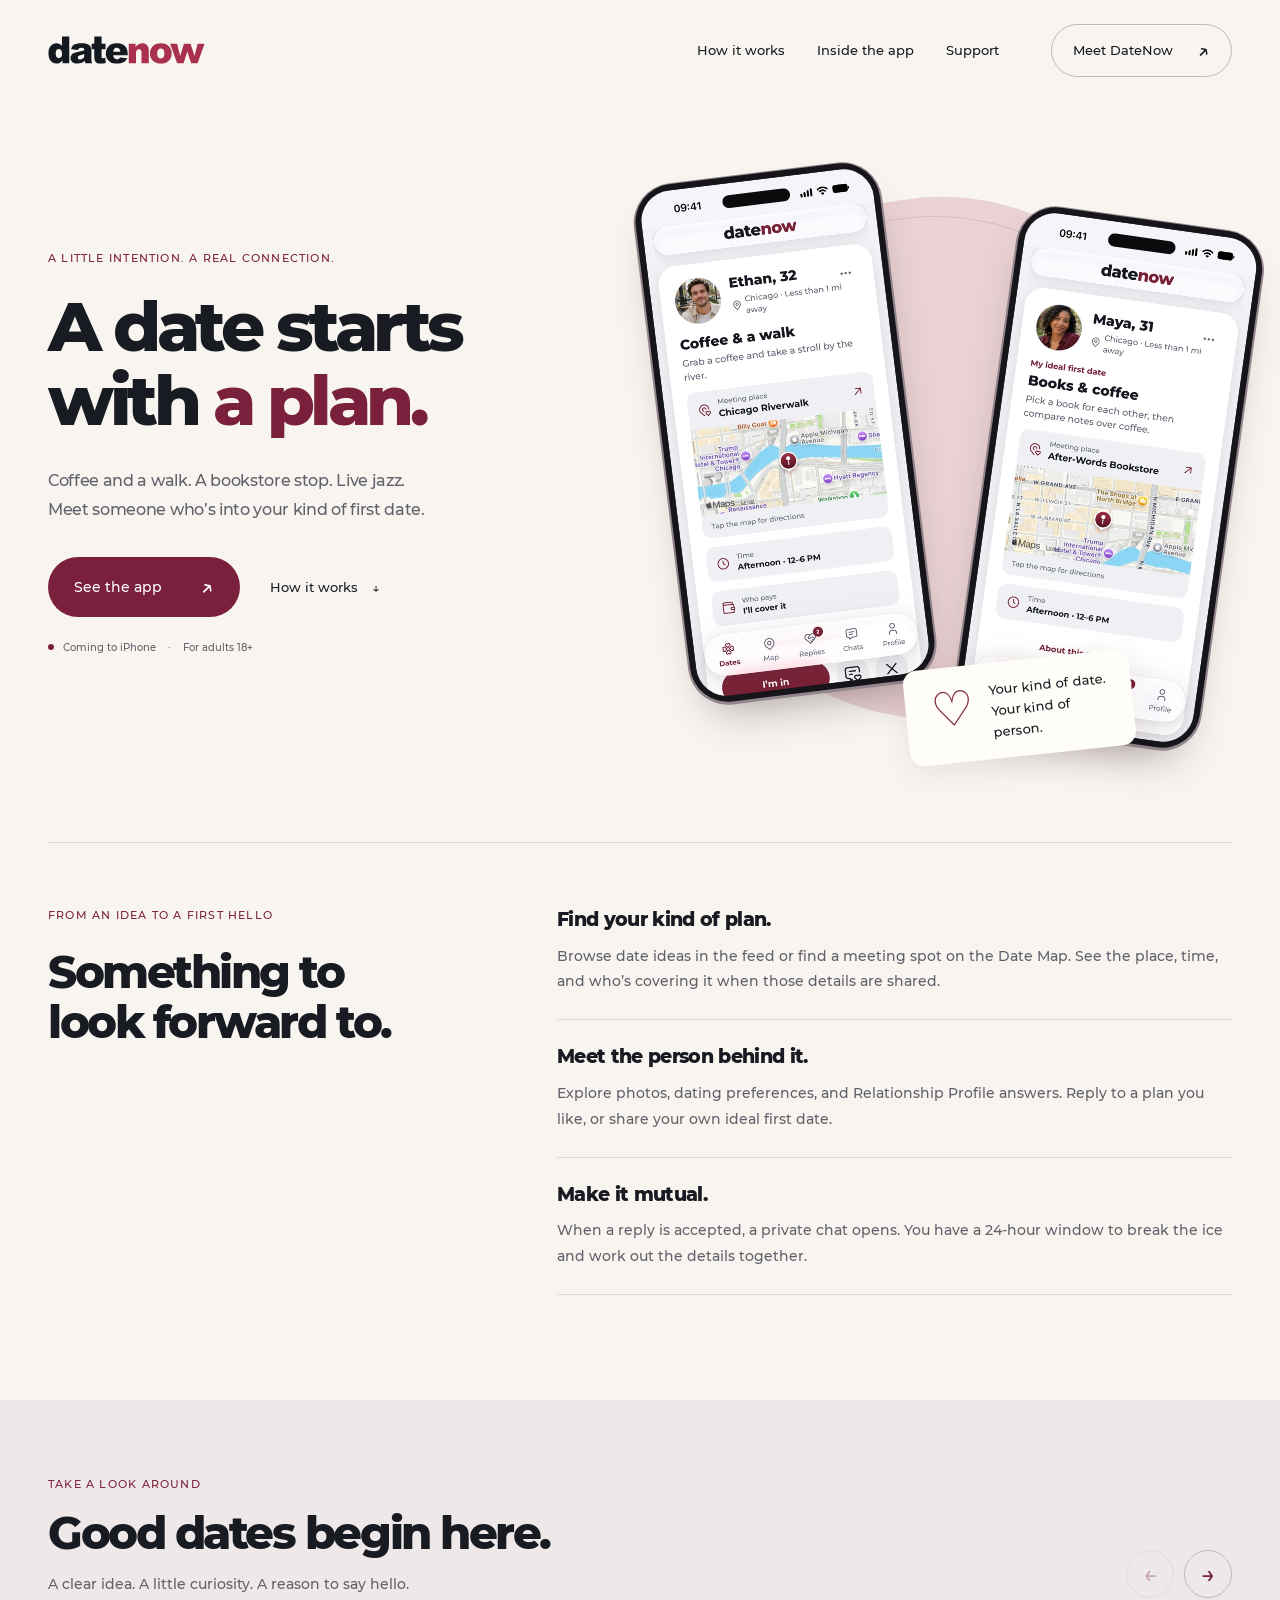
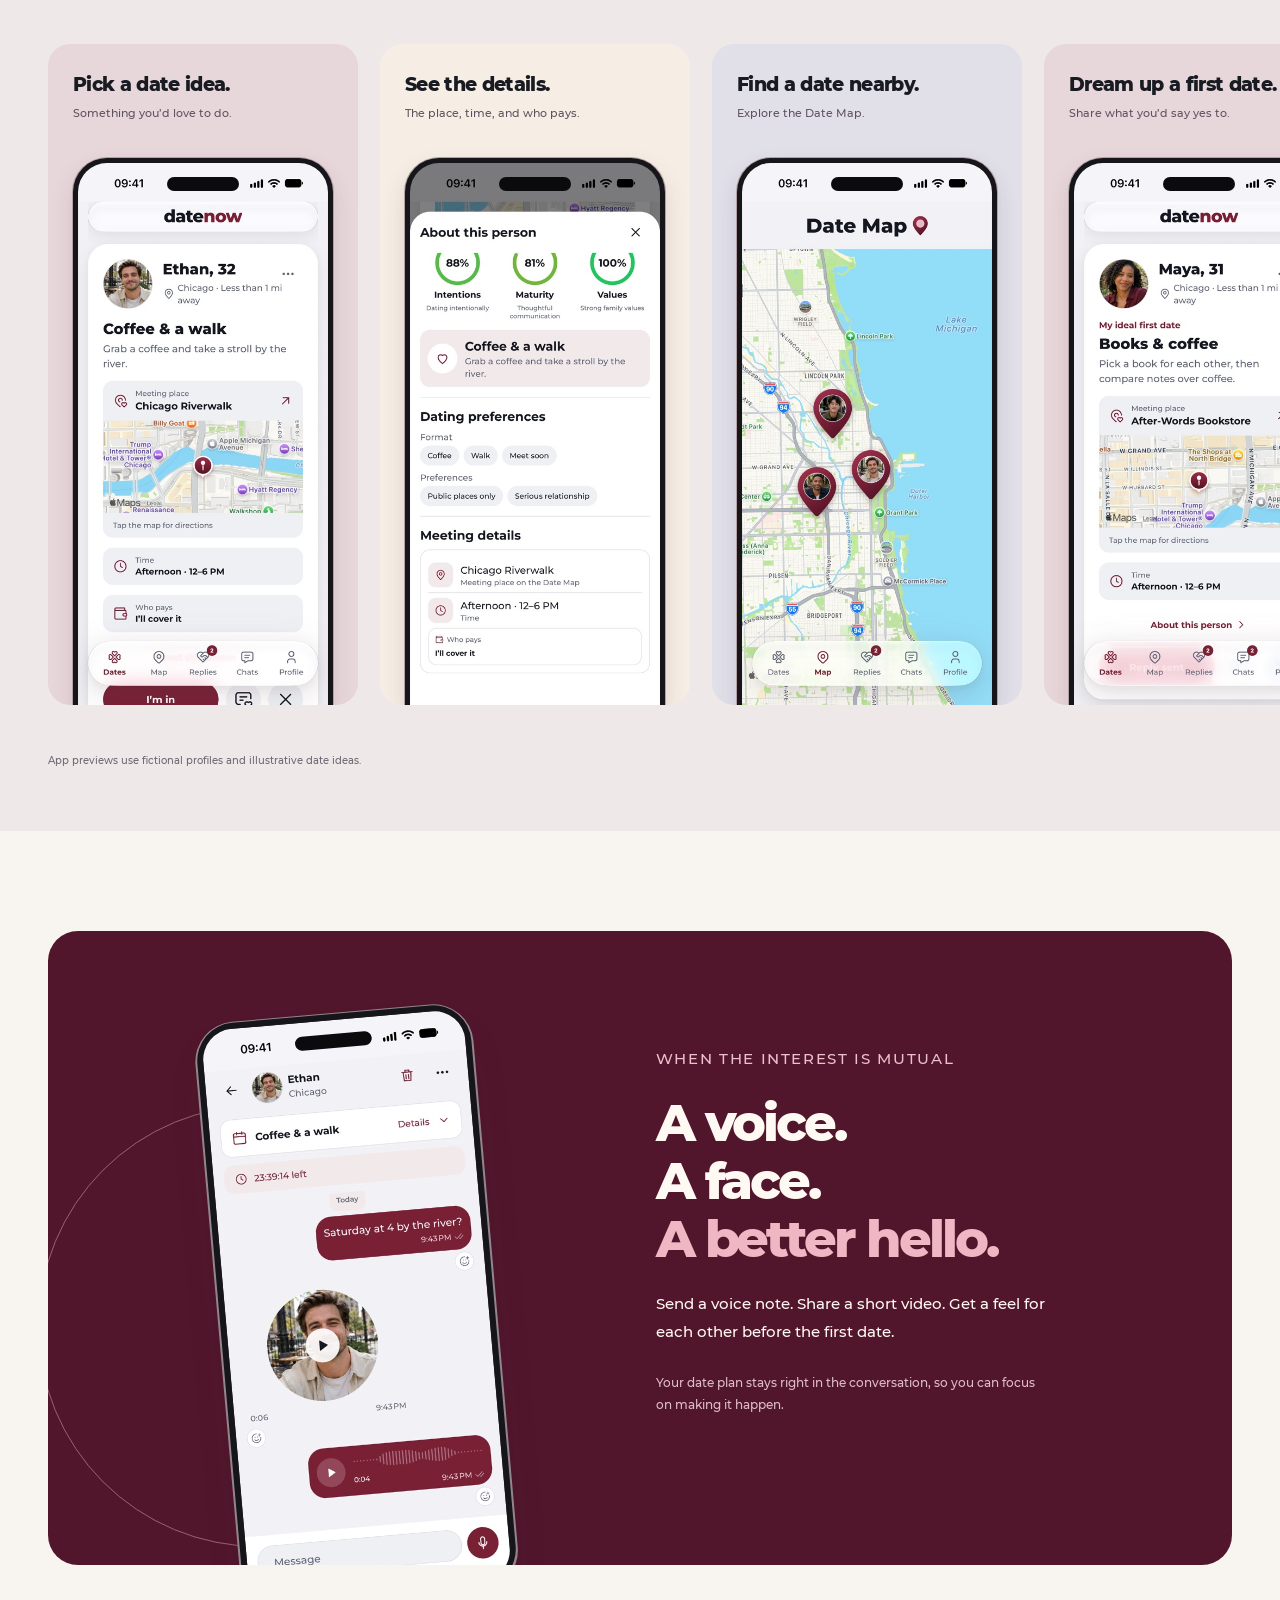
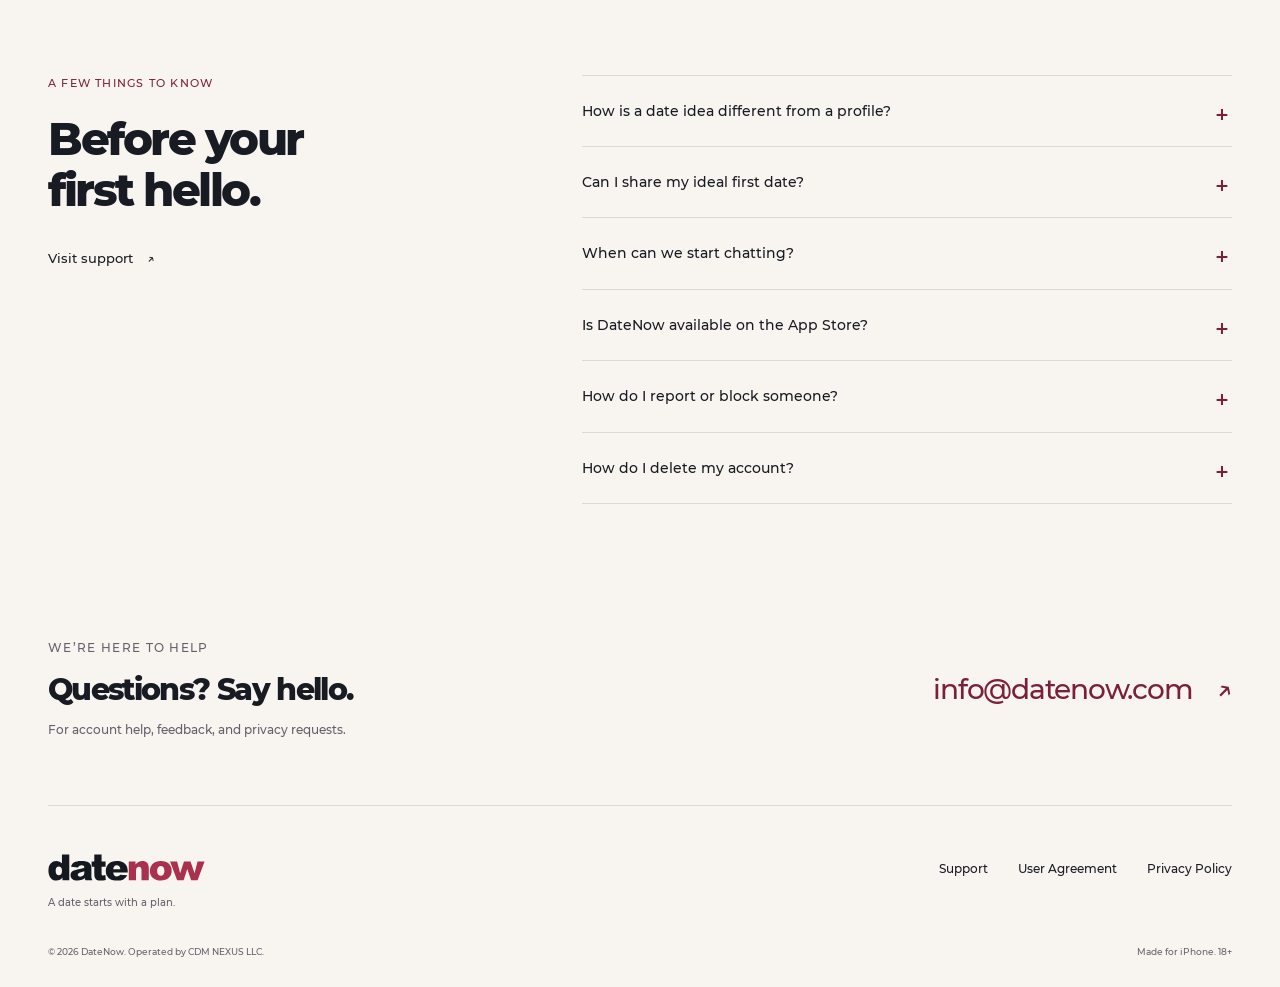
<file: index.html>
<!doctype html>
<html lang="en-US">
  <head>
    <meta charset="utf-8" />
    <meta name="viewport" content="width=device-width, initial-scale=1" />
    <meta name="theme-color" content="#f8f5f0" />
    <meta
      name="description"
      content="A date starts with a plan. Discover first-date ideas, explore the Date Map, and connect through voice notes and video messages when the interest is mutual. Meet DateNow for iPhone."
    />
    <meta property="og:type" content="website" />
    <meta property="og:title" content="DateNow — A date starts with a plan." />
    <meta
      property="og:description"
      content="Find a first date you’d actually say yes to. See the plan, meet the person, and make it happen together."
    />
    <meta property="og:url" content="https://datenow.am/" />
    <meta
      property="og:image"
      content="https://datenow.am/web-app-manifest-512x512.png"
    />
    <meta property="og:image:alt" content="DateNow app icon" />
    <meta name="twitter:card" content="summary" />
    <title>DateNow — A date starts with a plan.</title>
    <link rel="canonical" href="https://datenow.am/" />
    <link rel="icon" href="/favicon.svg" type="image/svg+xml" />
    <link rel="apple-touch-icon" href="/apple-touch-icon.png" />
    <link
      rel="preload"
      href="/assets/fonts/montserrat-extrabold.ttf"
      as="font"
      type="font/ttf"
      crossorigin
    />
    <link rel="stylesheet" href="/assets/site.css?v=20261118" />
    <script src="/assets/site.js?v=20261118" defer></script>
  </head>
  <body>
    <a class="skip-link" href="#main">Skip to content</a>
    <header class="site-header">
      <a class="logo" href="/" aria-label="DateNow home"
        ><img
          src="/assets/datenow-logo.svg"
          alt="DateNow"
          width="157"
          height="28"
      /></a>
      <nav class="main-nav" aria-label="Main navigation">
        <a href="/#how-it-works">How it works</a
        ><a href="/#inside">Inside the app</a><a href="/support/">Support</a>
      </nav>
      <a class="nav-action" href="/#inside"
        >Meet DateNow <span aria-hidden="true">↗</span></a
      >
    </header>
    <main id="main">
      <section class="hero section-width" aria-labelledby="hero-title">
        <div class="hero-copy">
          <p class="eyebrow">A little intention. A real connection.</p>
          <h1 id="hero-title">A date starts<br />with <span>a plan.</span></h1>
          <p class="hero-intro">
            Coffee and a walk. A bookstore stop. Live jazz.<br
              class="desktop-break"
            />
            Meet someone who’s into your kind of first date.
          </p>
          <div class="hero-actions">
            <a class="button" href="#inside"
              >See the app <span aria-hidden="true">↗</span></a
            ><a class="text-link" href="#how-it-works"
              >How it works <span aria-hidden="true">↓</span></a
            >
          </div>
          <p class="availability">
            <span class="availability-dot" aria-hidden="true"></span> Coming to
            iPhone
            <span class="availability-separator" aria-hidden="true">·</span> For
            adults 18+
          </p>
        </div>
        <div
          class="hero-art"
          aria-label="DateNow first-date invitation and dream first-date screens"
        >
          <div class="hero-orbit" aria-hidden="true"></div>
          <div class="device hero-device hero-device-back">
            <img
              src="/assets/screens/dream-date.jpg"
              alt="Maya’s ideal first date, books and coffee, with a meeting place and time."
              width="1000"
              height="2174"
              fetchpriority="high"
            /><span class="device-island" aria-hidden="true"></span>
          </div>
          <div class="device hero-device hero-device-front">
            <img
              src="/assets/screens/date-ideas.jpg"
              alt="Ethan’s coffee and a walk invitation, with a map, time, and who pays."
              width="1000"
              height="2174"
              fetchpriority="high"
            /><span class="device-island" aria-hidden="true"></span>
          </div>
          <div class="hero-note">
            <span aria-hidden="true">♡</span> Your kind of date.<br />Your kind
            of person.
          </div>
        </div>
      </section>
      <section
        class="how section-width"
        id="how-it-works"
        aria-labelledby="how-title"
      >
        <div class="section-heading">
          <p class="eyebrow">From an idea to a first hello</p>
          <h2 id="how-title">Something to<br />look forward to.</h2>
        </div>
        <div class="steps">
          <article>
            <h3>Find your kind of plan.</h3>
            <p>
              Browse date ideas in the feed or find a meeting spot on the Date
              Map. See the place, time, and who’s covering it when those details
              are shared.
            </p>
          </article>
          <article>
            <h3>Meet the person behind it.</h3>
            <p>
              Explore photos, dating preferences, and Relationship Profile
              answers. Reply to a plan you like, or share your own ideal first
              date.
            </p>
          </article>
          <article>
            <h3>Make it mutual.</h3>
            <p>
              When a reply is accepted, a private chat opens. You have a 24-hour
              window to break the ice and work out the details together.
            </p>
          </article>
        </div>
      </section>
      <section class="inside" id="inside" aria-labelledby="inside-title">
        <div class="section-width gallery-heading">
          <div>
            <p class="eyebrow">Take a look around</p>
            <h2 id="inside-title">Good dates begin here.</h2>
            <p class="section-intro">
              A clear idea. A little curiosity. A reason to say hello.
            </p>
          </div>
          <div
            class="gallery-controls"
            aria-label="Screenshot gallery controls"
          >
            <button
              class="gallery-arrow"
              type="button"
              data-gallery-direction="-1"
              aria-label="Previous screenshots"
              aria-controls="screenshots"
            >
              ←</button
            ><button
              class="gallery-arrow"
              type="button"
              data-gallery-direction="1"
              aria-label="Next screenshots"
              aria-controls="screenshots"
            >
              →
            </button>
          </div>
        </div>
        <div
          class="gallery"
          id="screenshots"
          tabindex="0"
          role="region"
          aria-label="Seven DateNow app screenshots. Scroll horizontally to explore."
        >
          <figure class="screen-card rose">
            <div class="screen-card-title">
              <h3>Pick a date idea.</h3>
              <p>Something you’d love to do.</p>
            </div>
            <div class="device gallery-device">
              <img
                src="/assets/screens/date-ideas.jpg"
                alt="The Dates feed showing Ethan’s coffee and a walk invitation."
                width="1000"
                height="2174"
                loading="lazy"
              /><span class="device-island" aria-hidden="true"></span>
            </div>
          </figure>
          <figure class="screen-card cream">
            <div class="screen-card-title">
              <h3>See the details.</h3>
              <p>The place, time, and who pays.</p>
            </div>
            <div class="device gallery-device">
              <img
                src="/assets/screens/date-details.jpg"
                alt="Date details with dating preferences, meeting place, time, and payment preference."
                width="1000"
                height="2174"
                loading="lazy"
              /><span class="device-island" aria-hidden="true"></span>
            </div>
          </figure>
          <figure class="screen-card lavender">
            <div class="screen-card-title">
              <h3>Find a date nearby.</h3>
              <p>Explore the Date Map.</p>
            </div>
            <div class="device gallery-device">
              <img
                src="/assets/screens/date-map.jpg"
                alt="The Date Map with profile pins marking first-date meeting places."
                width="1000"
                height="2174"
                loading="lazy"
              /><span class="device-island" aria-hidden="true"></span>
            </div>
          </figure>
          <figure class="screen-card rose">
            <div class="screen-card-title">
              <h3>Dream up a first date.</h3>
              <p>Share what you’d say yes to.</p>
            </div>
            <div class="device gallery-device">
              <img
                src="/assets/screens/dream-date.jpg"
                alt="Maya’s ideal first date, books and coffee at a bookstore."
                width="1000"
                height="2174"
                loading="lazy"
              /><span class="device-island" aria-hidden="true"></span>
            </div>
          </figure>
          <figure class="screen-card cream">
            <div class="screen-card-title">
              <h3>Get to know them.</h3>
              <p>There’s a person behind the plan.</p>
            </div>
            <div class="device gallery-device">
              <img
                src="/assets/screens/profile.jpg"
                alt="Nina’s profile, photos, interests, and Relationship Profile answers."
                width="1000"
                height="2174"
                loading="lazy"
              /><span class="device-island" aria-hidden="true"></span>
            </div>
          </figure>
          <figure class="screen-card lavender">
            <div class="screen-card-title">
              <h3>See who’s interested.</h3>
              <p>Choose who you’d like to meet.</p>
            </div>
            <div class="device gallery-device">
              <img
                src="/assets/screens/replies.jpg"
                alt="Incoming replies with options to accept or decline an invitation to connect."
                width="1000"
                height="2174"
                loading="lazy"
              /><span class="device-island" aria-hidden="true"></span>
            </div>
          </figure>
          <figure class="screen-card rose">
            <div class="screen-card-title">
              <h3>Say a better hello.</h3>
              <p>Voice notes. Video messages. You.</p>
            </div>
            <div class="device gallery-device">
              <img
                src="/assets/screens/chat.jpg"
                alt="A mutual chat with a text message, a circular video message, and a voice note."
                width="1000"
                height="2174"
                loading="lazy"
              /><span class="device-island" aria-hidden="true"></span>
            </div>
          </figure>
        </div>
        <p class="gallery-note section-width">
          App previews use fictional profiles and illustrative date ideas.
        </p>
      </section>
      <section class="chat-section section-width" aria-labelledby="chat-title">
        <div class="chat-art">
          <div class="device chat-device">
            <img
              src="/assets/screens/chat.jpg"
              alt="DateNow chat showing a video message and an audio message alongside the date plan."
              width="1000"
              height="2174"
              loading="lazy"
            /><span class="device-island" aria-hidden="true"></span>
          </div>
        </div>
        <div class="chat-copy">
          <p class="eyebrow">When the interest is mutual</p>
          <h2 id="chat-title">
            A voice.<br />A face.<br /><span>A better hello.</span>
          </h2>
          <p>
            Send a voice note. Share a short video. Get a feel for each other
            before the first date.
          </p>
          <p class="chat-detail">
            Your date plan stays right in the conversation, so you can focus on
            making it happen.
          </p>
        </div>
      </section>
      <section class="faq-section section-width" aria-labelledby="faq-title">
        <div>
          <p class="eyebrow">A few things to know</p>
          <h2 id="faq-title">Before your<br />first hello.</h2>
          <a class="text-link" href="/support/"
            >Visit support <span aria-hidden="true">↗</span></a
          >
        </div>
        <div class="faq-list">
          <details>
            <summary>How is a date idea different from a profile?</summary>
            <p>
              A date idea gives you something specific to respond to, such as
              coffee and a walk or a visit to a bookstore. You can still explore
              the person’s photos, preferences, and Relationship Profile before
              deciding.
            </p>
          </details>
          <details>
            <summary>Can I share my ideal first date?</summary>
            <p>
              Yes. Create a date card with the first date you’d love to go on.
              Other people can respond to your idea, and you choose whose reply
              to accept.
            </p>
          </details>
          <details>
            <summary>When can we start chatting?</summary>
            <p>
              A private chat opens when a reply is accepted. The 24-hour chat
              window gives you time to exchange messages and agree on your date.
            </p>
          </details>
          <details>
            <summary>Is DateNow available on the App Store?</summary>
            <p>
              DateNow is currently being tested on iPhone. We’ll share the
              public App Store link here when it’s available. DateNow is for
              adults 18 and older.
            </p>
          </details>
          <details>
            <summary>How do I report or block someone?</summary>
            <p>
              Open the menu on a person’s date card to report or block them. For
              help with a safety concern, contact
              <a href="mailto:info@datenow.com">info@datenow.com</a>.
            </p>
          </details>
          <details>
            <summary>How do I delete my account?</summary>
            <p>
              In the app, open Profile, select Edit profile, and scroll to the
              Account section. Choose Delete account and confirm. See
              <a href="/support/#account">account support</a> for more
              information.
            </p>
          </details>
        </div>
      </section>
      <section
        class="contact-section section-width"
        id="support"
        aria-labelledby="support-title"
      >
        <div>
          <p class="eyebrow">We’re here to help</p>
          <h2 id="support-title">Questions? Say hello.</h2>
          <p>For account help, feedback, and privacy requests.</p>
        </div>
        <a class="contact-email" href="mailto:info@datenow.com"
          >info@datenow.com <span aria-hidden="true">↗</span></a
        >
      </section>
    </main>
    <footer class="site-footer section-width">
      <div class="footer-brand">
        <a class="logo" href="/" aria-label="DateNow home"
          ><img
            src="/assets/datenow-logo.svg"
            alt="DateNow"
            width="157"
            height="28"
            loading="lazy"
        /></a>
        <p>A date starts with a plan.</p>
      </div>
      <nav aria-label="Support and legal">
        <a href="/support/">Support</a><a href="/terms/">User Agreement</a
        ><a href="/privacy/">Privacy Policy</a>
      </nav>
      <div class="footer-bottom">
        <span>© 2026 DateNow. Operated by CDM NEXUS LLC.</span
        ><span>Made for iPhone. 18+</span>
      </div>
    </footer>
  </body>
</html>
</file>
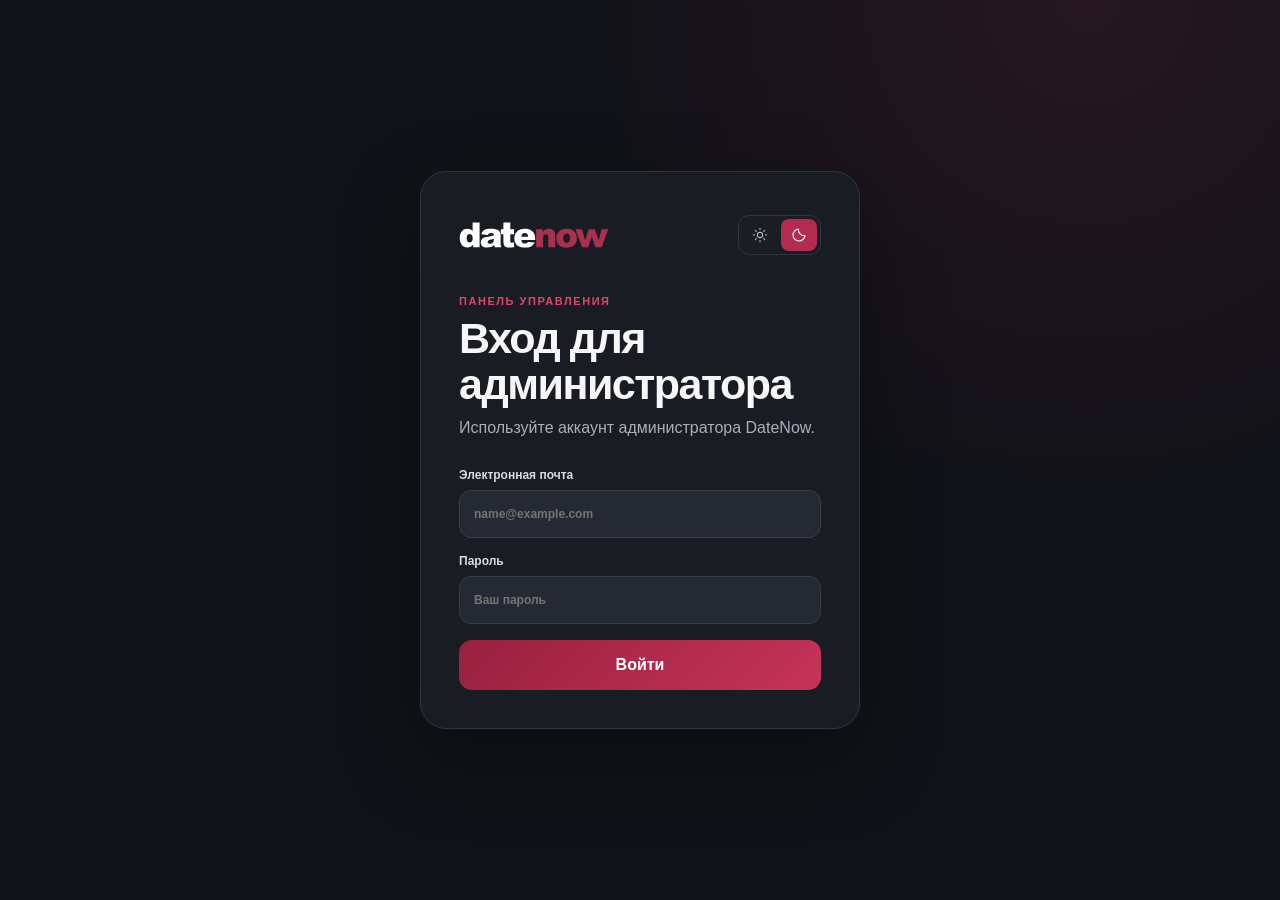
<file: admin/index.html>
<!doctype html>
<html lang="ru">
  <head>
    <meta charset="UTF-8" />
    <meta name="viewport" content="width=device-width, initial-scale=1.0" />
    <meta name="theme-color" content="#111318" />
    <meta name="robots" content="noindex,nofollow" />
    <link rel="icon" type="image/png" href="/favicon-96x96.png" sizes="96x96" />
    <link rel="icon" type="image/svg+xml" href="/favicon.svg" />
    <link rel="shortcut icon" href="/favicon.ico" />
    <link rel="apple-touch-icon" sizes="180x180" href="/apple-touch-icon.png" />
    <meta name="apple-mobile-web-app-title" content="DateNow" />
    <link rel="manifest" href="/site.webmanifest" />
    <title>DateNow · Админка</title>
    <script type="module" crossorigin src="/admin/assets/index-BBs1dWaR.js"></script>
    <link rel="stylesheet" crossorigin href="/admin/assets/index-BbP0ctrq.css">
  </head>
  <body>
    <div id="root"></div>
  </body>
</html>
</file>
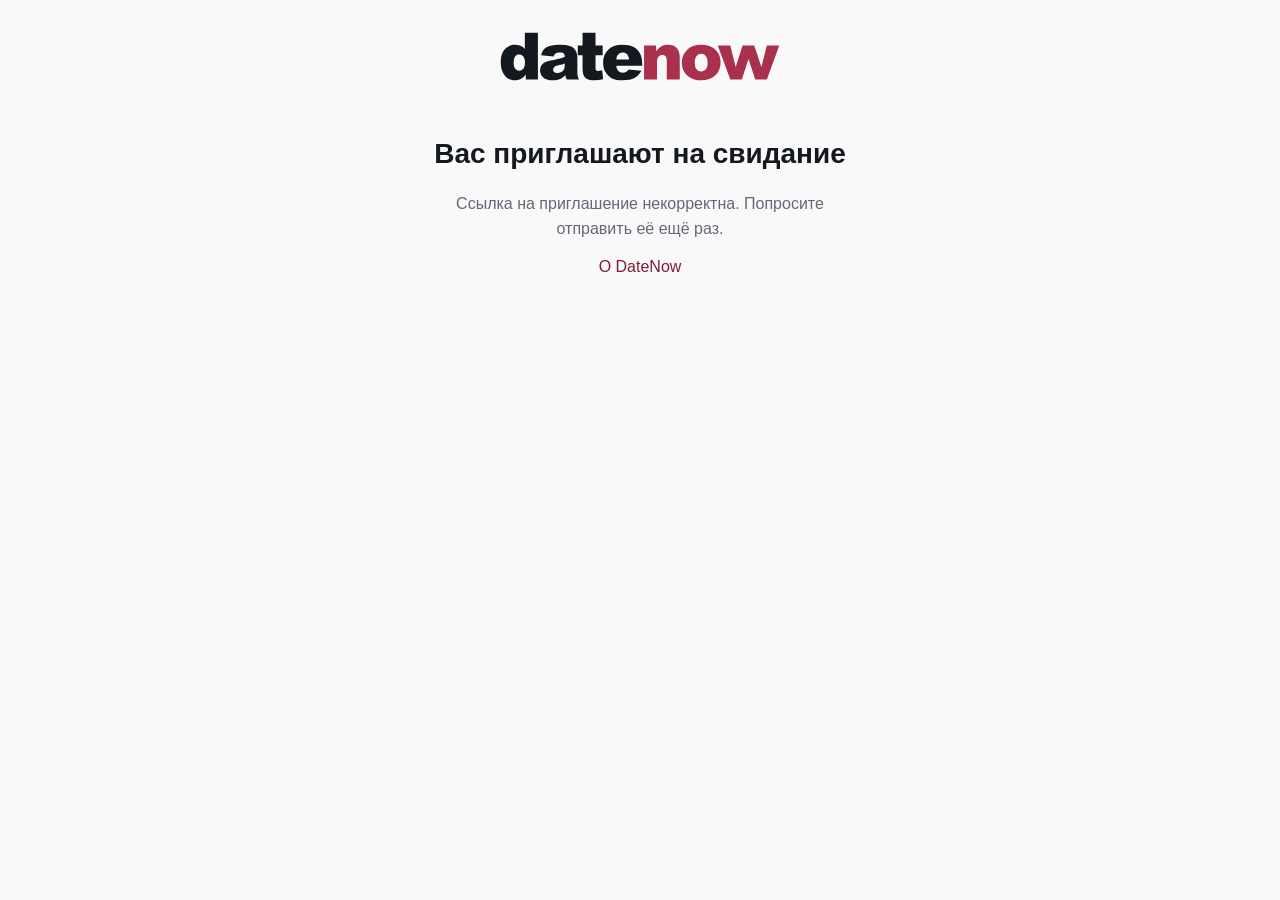
<file: date/index.html>
<!doctype html>
<html lang="ru">
  <head>
    <meta charset="utf-8" />
    <meta name="viewport" content="width=device-width,initial-scale=1" />
    <meta name="robots" content="noindex,nofollow" />
    <meta name="referrer" content="no-referrer" />
    <meta name="description" content="Вас приглашают на свидание в DateNow." />
    <meta property="og:title" content="Приглашение на свидание · DateNow" />
    <meta property="og:description" content="Откройте приглашение в DateNow." />
    <title>Приглашение на свидание · DateNow</title>
    <link rel="stylesheet" href="/assets/landing.css" />
    <style>
      .invite {
        text-align: center;
        max-width: 480px;
        margin: auto;
        padding: 32px 24px;
      }
      .invite img {
        width: min(280px, 80%);
        height: auto;
        margin-bottom: 32px;
      }
      .invite h1 {
        font-size: 28px;
        line-height: 1.3;
      }
      .invite p {
        line-height: 1.6;
        color: #646875;
      }
      .invite a.open {
        display: block;
        padding: 18px;
        margin: 28px 0;
        border-radius: 28px;
        background: #7a2035;
        color: white;
        text-decoration: none;
        font-weight: 700;
      }
      .invite a {
        color: #7a2035;
      }
      [hidden] {
        display: none !important;
      }
    </style>
  </head>
  <body>
    <main class="invite">
      <img src="/assets/datenow-logo.svg" alt="DateNow" />
      <h1>Вас приглашают на свидание</h1>
      <p id="description">
        Посмотрите карточку и ответьте на приглашение в приложении DateNow.
      </p>
      <a class="open" id="open-date" hidden>Открыть в DateNow</a>
      <p id="help" hidden>
        Если приложение не открылось, установите DateNow. Затем вернитесь к этой
        ссылке. Для просмотра потребуется вход; действуют настройки поиска и
        условия доступа.
      </p>
      <a href="/">О DateNow</a>
      <noscript
        ><p>
          Для открытия приглашения включите JavaScript и нажмите ссылку ещё раз.
        </p></noscript
      >
    </main>
    <script>
      (() => {
        const parameters = new URLSearchParams(location.search);
        const id = parameters.get('id');
        const valid =
          [...parameters.keys()].length === 1 &&
          /^[0-9a-f]{8}-[0-9a-f]{4}-[1-8][0-9a-f]{3}-[89ab][0-9a-f]{3}-[0-9a-f]{12}$/i.test(
            id || '',
          );
        if (!valid) {
          document.getElementById('description').textContent =
            'Ссылка на приглашение некорректна. Попросите отправить её ещё раз.';
          return;
        }
        const button = document.getElementById('open-date');
        button.href = 'datenow://date/' + id;
        button.hidden = false;
        document.getElementById('help').hidden = false;
      })();
    </script>
  </body>
</html>
</file>
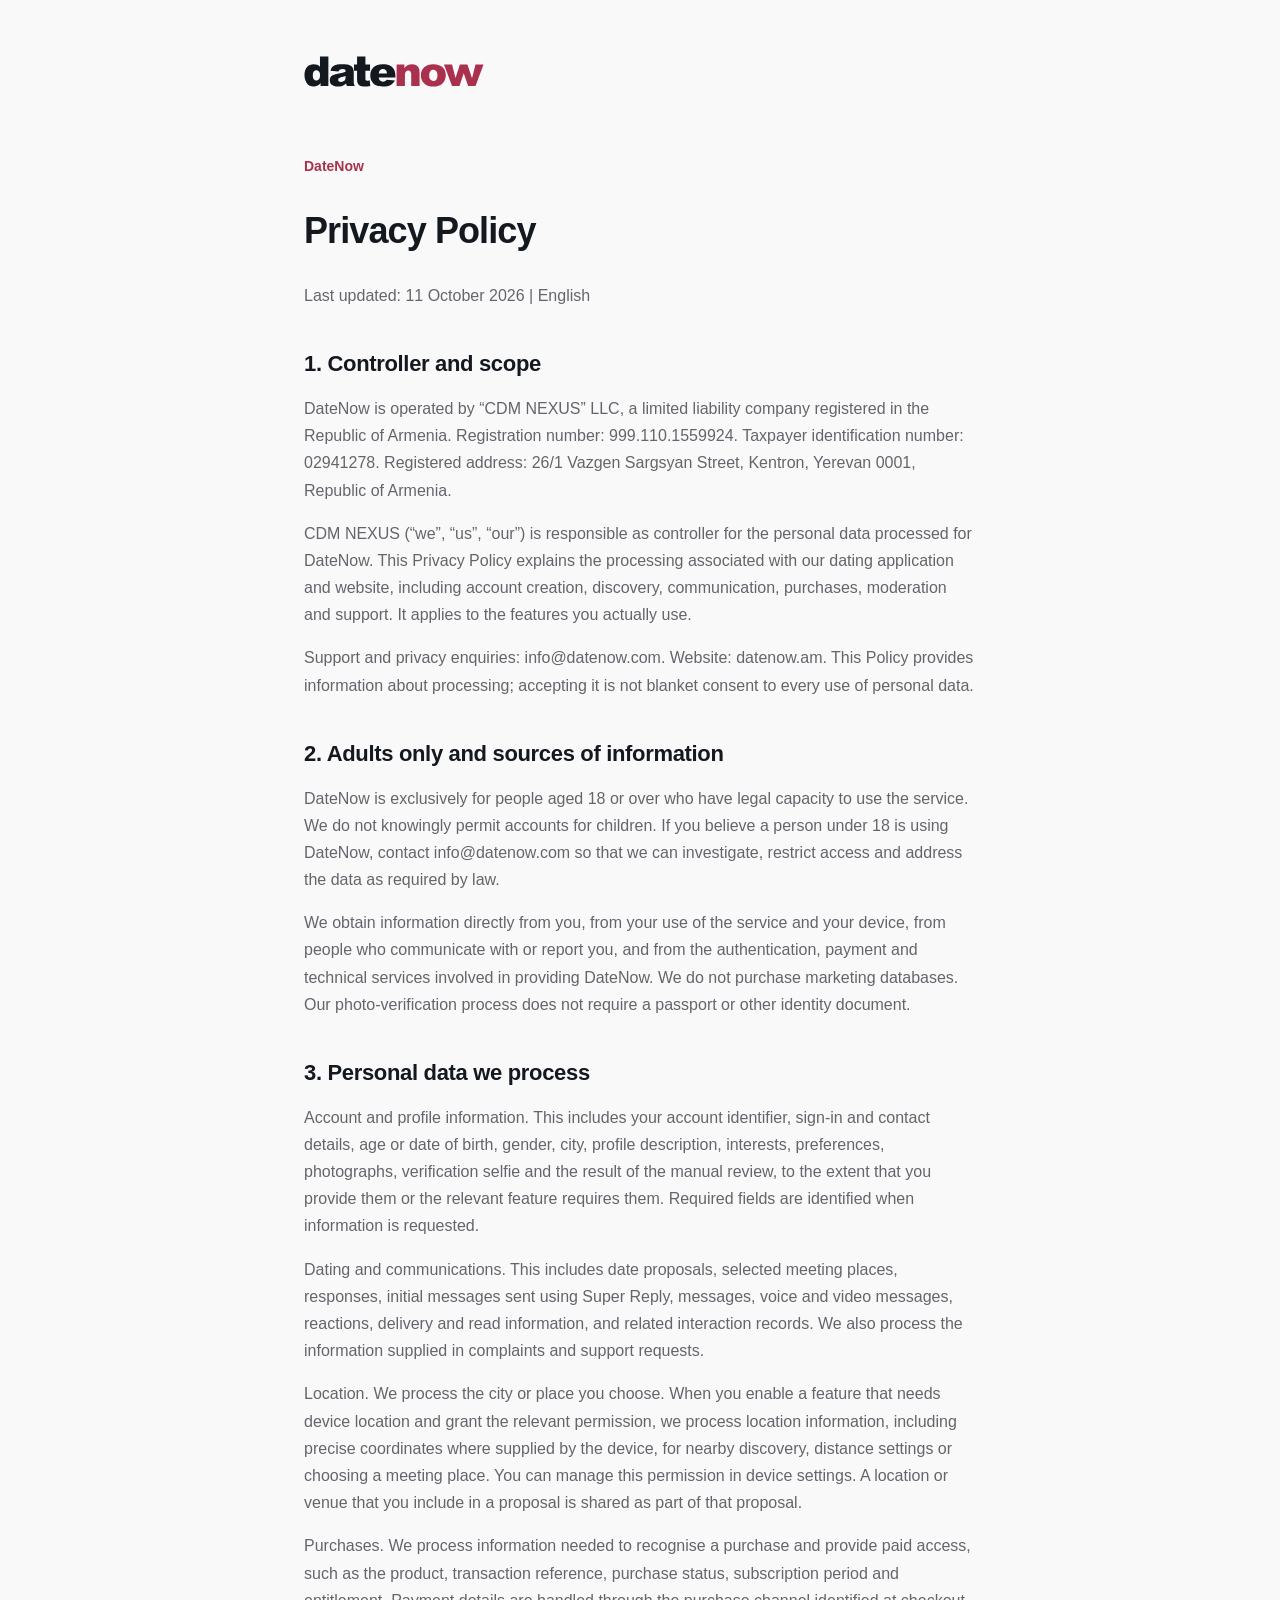
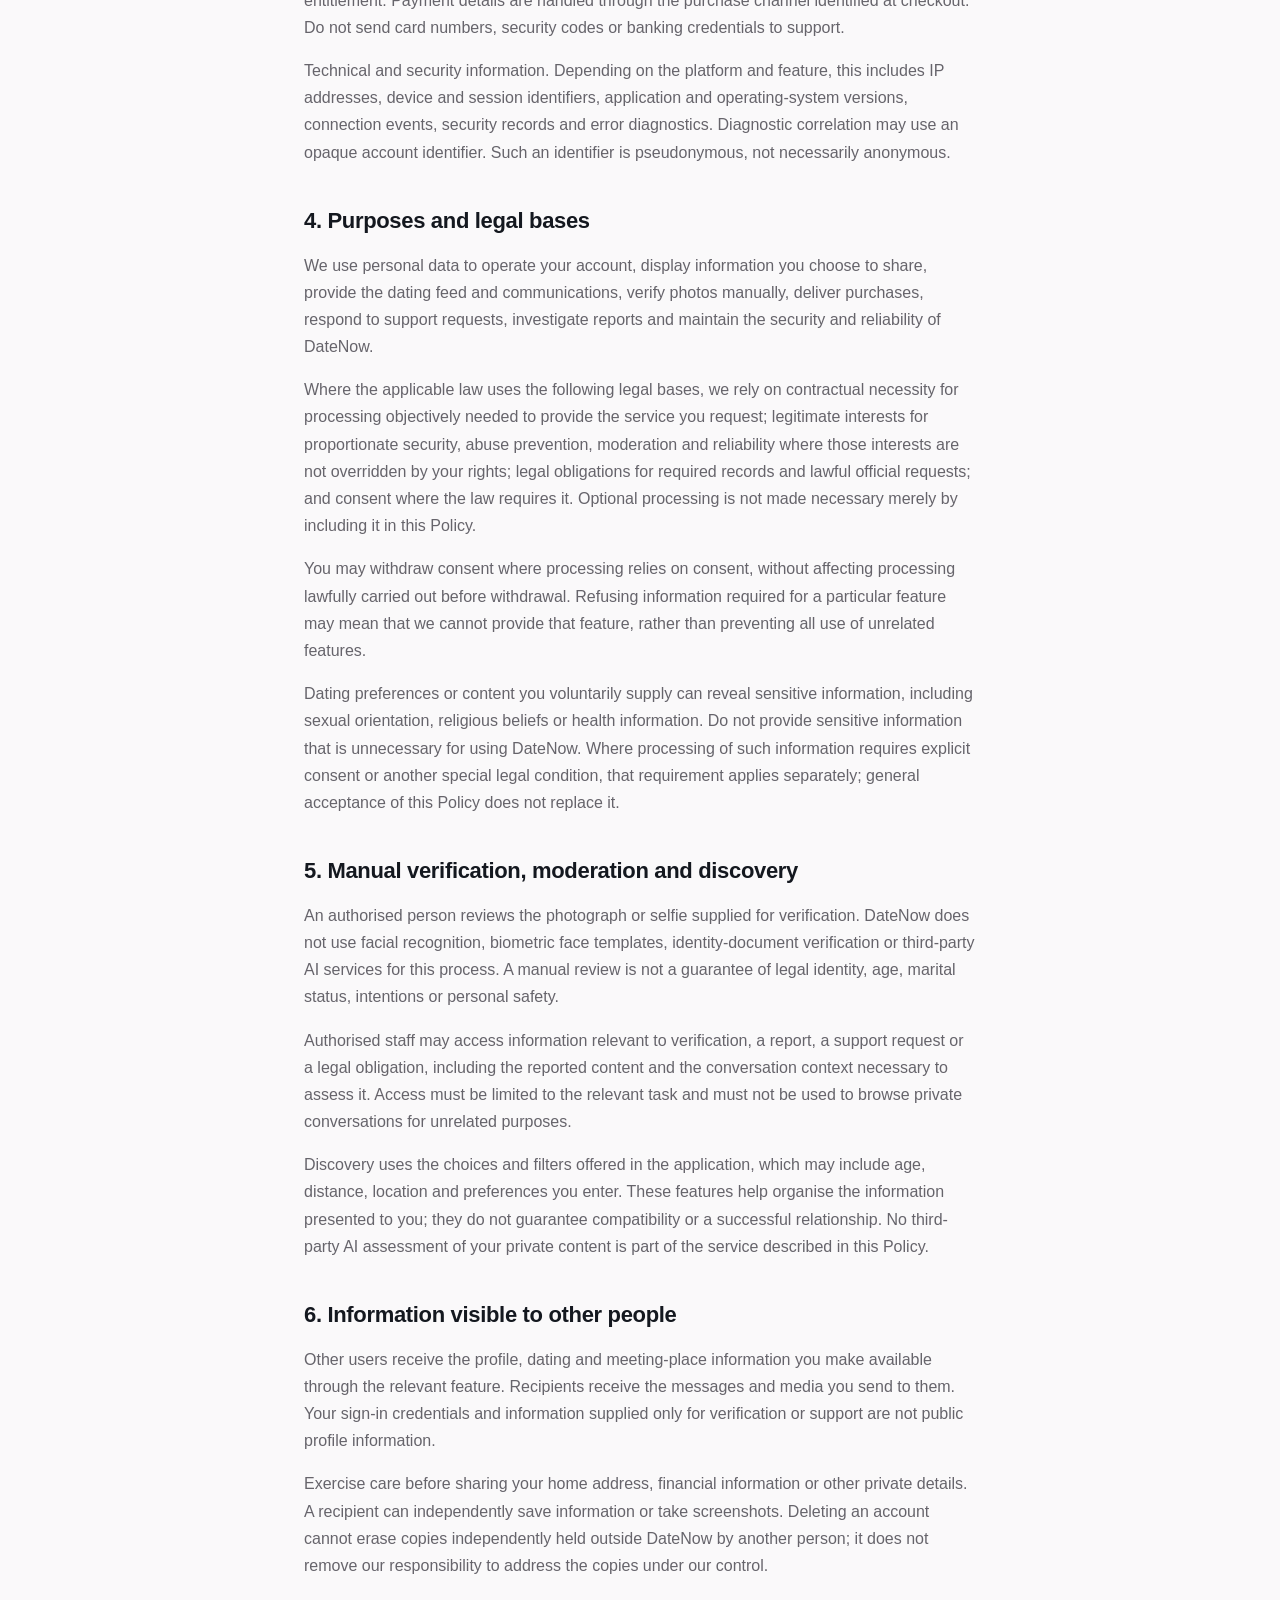
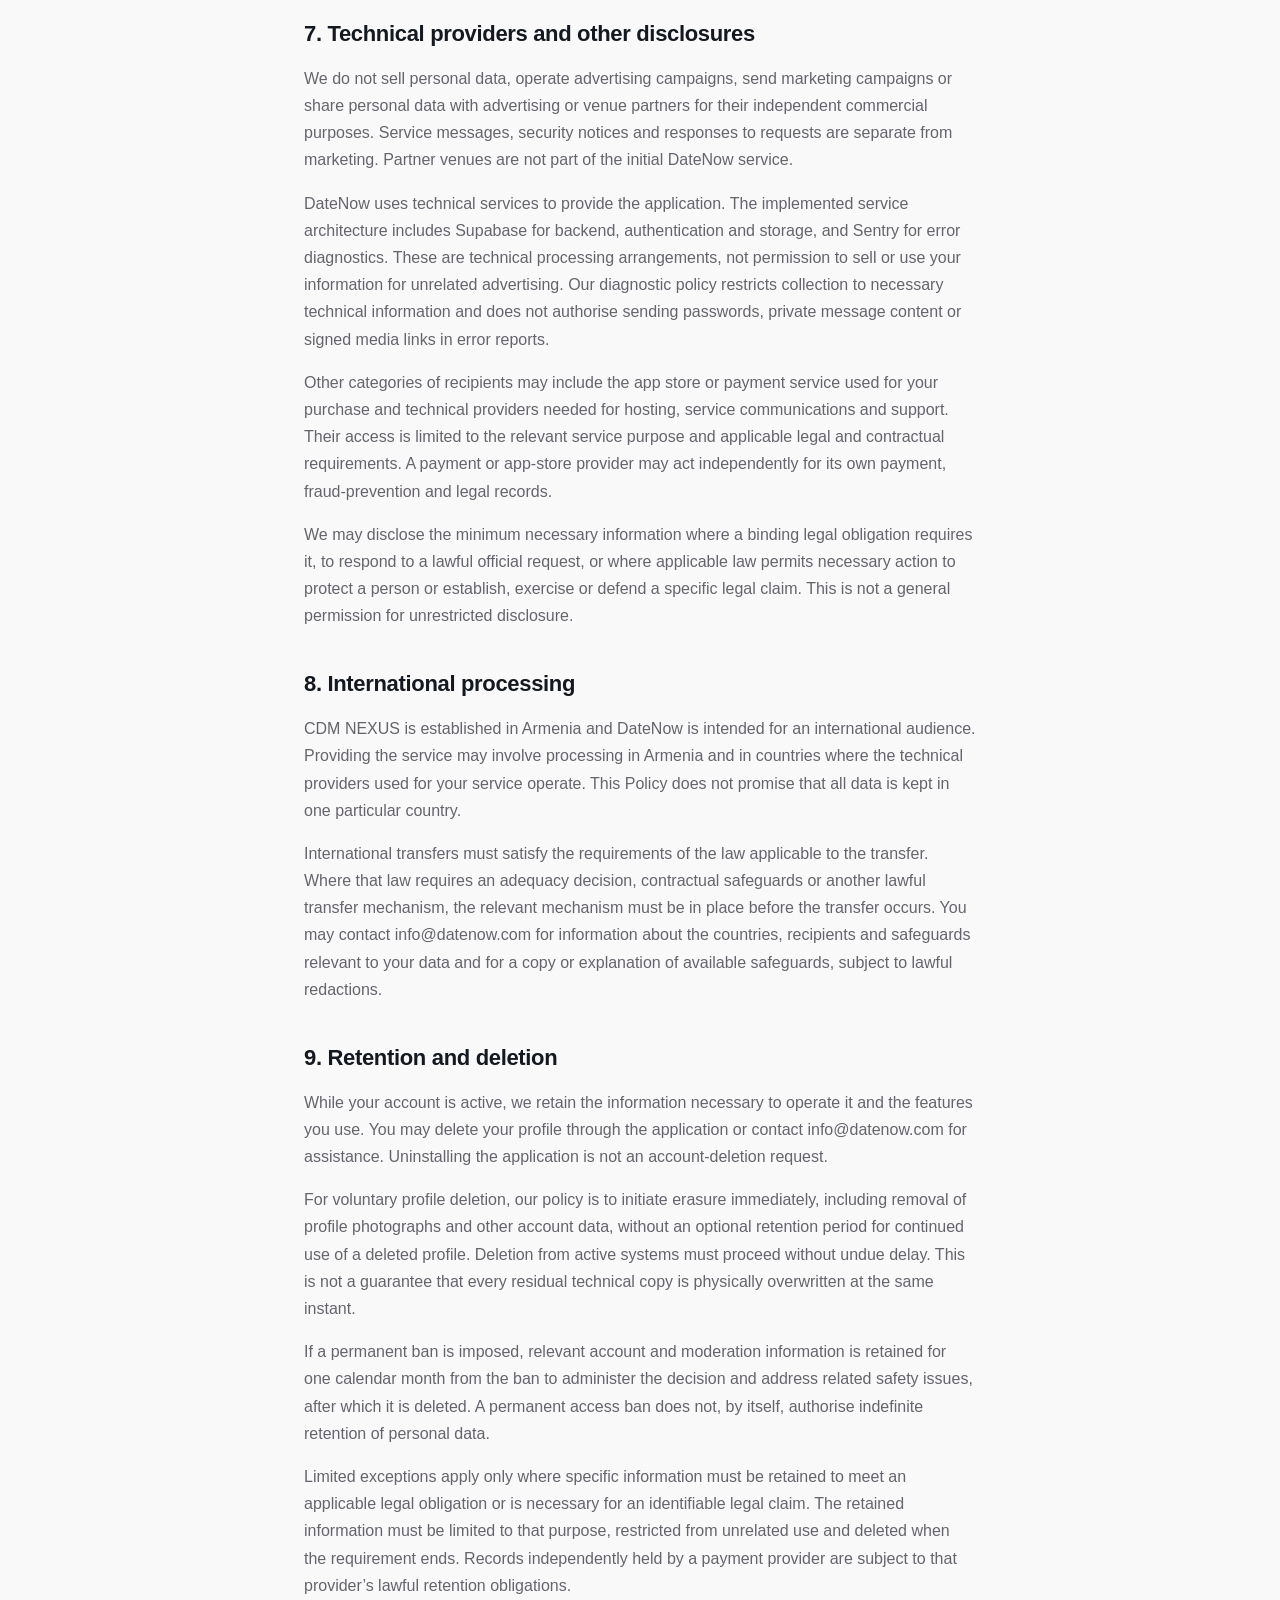
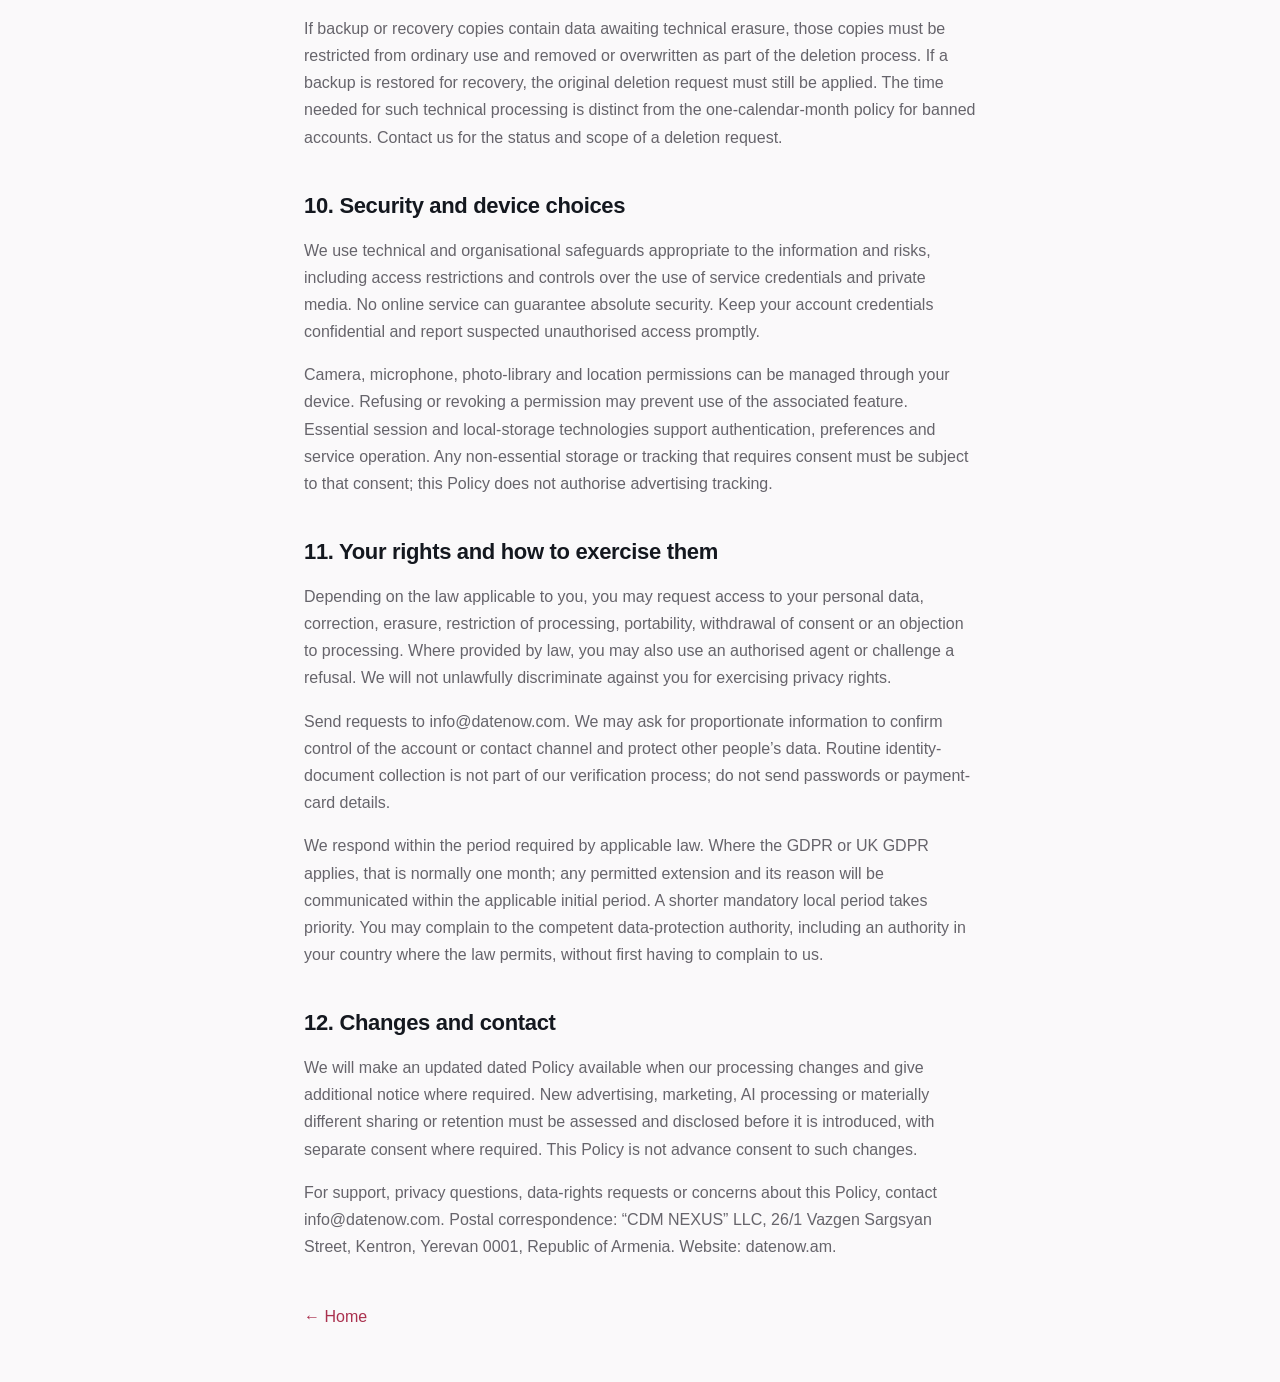
<file: privacy/index.html>
<!doctype html>
<html lang="en">
  <head>
    <meta charset="utf-8" />
    <meta name="viewport" content="width=device-width, initial-scale=1" />
    <meta name="color-scheme" content="light dark" />
    <meta name="datenow-document-version" content="2026-10-11-domain-r2" />
    <meta
      name="datenow-document-sha256"
      content="cbd63c86a6684a43795f02bf1a3e17ed9e47897ce740ca73f469ac61f93f38c0"
    />
    <title>Privacy Policy · DateNow</title>
    <link rel="canonical" href="https://datenow.am/privacy/" />
    <link rel="stylesheet" href="/assets/landing.css" />
  </head>
  <body>
    <main class="document">
      <header>
        <a href="/" aria-label="DateNow — home"
          ><picture
            ><source
              media="(prefers-color-scheme: dark)"
              srcset="/assets/datenow-logo-dark.svg" />
            <img
              src="/assets/datenow-logo.svg"
              alt="DateNow"
              width="392"
              height="68" /></picture
        ></a>
      </header>
      <article>
        <p class="document-meta">DateNow</p>
        <h1>Privacy Policy</h1>
        <p>Last updated: 11 October 2026 | English</p>
        <h2>1. Controller and scope</h2>
        <p>
          DateNow is operated by “CDM NEXUS” LLC, a limited liability company
          registered in the Republic of Armenia. Registration number:
          999.110.1559924. Taxpayer identification number: 02941278. Registered
          address: 26/1 Vazgen Sargsyan Street, Kentron, Yerevan 0001, Republic
          of Armenia.
        </p>
        <p>
          CDM NEXUS (“we”, “us”, “our”) is responsible as controller for the
          personal data processed for DateNow. This Privacy Policy explains the
          processing associated with our dating application and website,
          including account creation, discovery, communication, purchases,
          moderation and support. It applies to the features you actually use.
        </p>
        <p>
          Support and privacy enquiries:
          <a href="mailto:info@datenow.com">info@datenow.com</a>. Website:
          datenow.am. This Policy provides information about processing;
          accepting it is not blanket consent to every use of personal data.
        </p>
        <h2>2. Adults only and sources of information</h2>
        <p>
          DateNow is exclusively for people aged 18 or over who have legal
          capacity to use the service. We do not knowingly permit accounts for
          children. If you believe a person under 18 is using DateNow, contact
          <a href="mailto:info@datenow.com">info@datenow.com</a> so that we can
          investigate, restrict access and address the data as required by law.
        </p>
        <p>
          We obtain information directly from you, from your use of the service
          and your device, from people who communicate with or report you, and
          from the authentication, payment and technical services involved in
          providing DateNow. We do not purchase marketing databases. Our
          photo-verification process does not require a passport or other
          identity document.
        </p>
        <h2>3. Personal data we process</h2>
        <p>
          Account and profile information. This includes your account
          identifier, sign-in and contact details, age or date of birth, gender,
          city, profile description, interests, preferences, photographs,
          verification selfie and the result of the manual review, to the extent
          that you provide them or the relevant feature requires them. Required
          fields are identified when information is requested.
        </p>
        <p>
          Dating and communications. This includes date proposals, selected
          meeting places, responses, initial messages sent using Super Reply,
          messages, voice and video messages, reactions, delivery and read
          information, and related interaction records. We also process the
          information supplied in complaints and support requests.
        </p>
        <p>
          Location. We process the city or place you choose. When you enable a
          feature that needs device location and grant the relevant permission,
          we process location information, including precise coordinates where
          supplied by the device, for nearby discovery, distance settings or
          choosing a meeting place. You can manage this permission in device
          settings. A location or venue that you include in a proposal is shared
          as part of that proposal.
        </p>
        <p>
          Purchases. We process information needed to recognise a purchase and
          provide paid access, such as the product, transaction reference,
          purchase status, subscription period and entitlement. Payment details
          are handled through the purchase channel identified at checkout. Do
          not send card numbers, security codes or banking credentials to
          support.
        </p>
        <p>
          Technical and security information. Depending on the platform and
          feature, this includes IP addresses, device and session identifiers,
          application and operating-system versions, connection events, security
          records and error diagnostics. Diagnostic correlation may use an
          opaque account identifier. Such an identifier is pseudonymous, not
          necessarily anonymous.
        </p>
        <h2>4. Purposes and legal bases</h2>
        <p>
          We use personal data to operate your account, display information you
          choose to share, provide the dating feed and communications, verify
          photos manually, deliver purchases, respond to support requests,
          investigate reports and maintain the security and reliability of
          DateNow.
        </p>
        <p>
          Where the applicable law uses the following legal bases, we rely on
          contractual necessity for processing objectively needed to provide the
          service you request; legitimate interests for proportionate security,
          abuse prevention, moderation and reliability where those interests are
          not overridden by your rights; legal obligations for required records
          and lawful official requests; and consent where the law requires it.
          Optional processing is not made necessary merely by including it in
          this Policy.
        </p>
        <p>
          You may withdraw consent where processing relies on consent, without
          affecting processing lawfully carried out before withdrawal. Refusing
          information required for a particular feature may mean that we cannot
          provide that feature, rather than preventing all use of unrelated
          features.
        </p>
        <p>
          Dating preferences or content you voluntarily supply can reveal
          sensitive information, including sexual orientation, religious beliefs
          or health information. Do not provide sensitive information that is
          unnecessary for using DateNow. Where processing of such information
          requires explicit consent or another special legal condition, that
          requirement applies separately; general acceptance of this Policy does
          not replace it.
        </p>
        <h2>5. Manual verification, moderation and discovery</h2>
        <p>
          An authorised person reviews the photograph or selfie supplied for
          verification. DateNow does not use facial recognition, biometric face
          templates, identity-document verification or third-party AI services
          for this process. A manual review is not a guarantee of legal
          identity, age, marital status, intentions or personal safety.
        </p>
        <p>
          Authorised staff may access information relevant to verification, a
          report, a support request or a legal obligation, including the
          reported content and the conversation context necessary to assess it.
          Access must be limited to the relevant task and must not be used to
          browse private conversations for unrelated purposes.
        </p>
        <p>
          Discovery uses the choices and filters offered in the application,
          which may include age, distance, location and preferences you enter.
          These features help organise the information presented to you; they do
          not guarantee compatibility or a successful relationship. No
          third-party AI assessment of your private content is part of the
          service described in this Policy.
        </p>
        <h2>6. Information visible to other people</h2>
        <p>
          Other users receive the profile, dating and meeting-place information
          you make available through the relevant feature. Recipients receive
          the messages and media you send to them. Your sign-in credentials and
          information supplied only for verification or support are not public
          profile information.
        </p>
        <p>
          Exercise care before sharing your home address, financial information
          or other private details. A recipient can independently save
          information or take screenshots. Deleting an account cannot erase
          copies independently held outside DateNow by another person; it does
          not remove our responsibility to address the copies under our control.
        </p>
        <h2>7. Technical providers and other disclosures</h2>
        <p>
          We do not sell personal data, operate advertising campaigns, send
          marketing campaigns or share personal data with advertising or venue
          partners for their independent commercial purposes. Service messages,
          security notices and responses to requests are separate from
          marketing. Partner venues are not part of the initial DateNow service.
        </p>
        <p>
          DateNow uses technical services to provide the application. The
          implemented service architecture includes Supabase for backend,
          authentication and storage, and Sentry for error diagnostics. These
          are technical processing arrangements, not permission to sell or use
          your information for unrelated advertising. Our diagnostic policy
          restricts collection to necessary technical information and does not
          authorise sending passwords, private message content or signed media
          links in error reports.
        </p>
        <p>
          Other categories of recipients may include the app store or payment
          service used for your purchase and technical providers needed for
          hosting, service communications and support. Their access is limited
          to the relevant service purpose and applicable legal and contractual
          requirements. A payment or app-store provider may act independently
          for its own payment, fraud-prevention and legal records.
        </p>
        <p>
          We may disclose the minimum necessary information where a binding
          legal obligation requires it, to respond to a lawful official request,
          or where applicable law permits necessary action to protect a person
          or establish, exercise or defend a specific legal claim. This is not a
          general permission for unrestricted disclosure.
        </p>
        <h2>8. International processing</h2>
        <p>
          CDM NEXUS is established in Armenia and DateNow is intended for an
          international audience. Providing the service may involve processing
          in Armenia and in countries where the technical providers used for
          your service operate. This Policy does not promise that all data is
          kept in one particular country.
        </p>
        <p>
          International transfers must satisfy the requirements of the law
          applicable to the transfer. Where that law requires an adequacy
          decision, contractual safeguards or another lawful transfer mechanism,
          the relevant mechanism must be in place before the transfer occurs.
          You may contact
          <a href="mailto:info@datenow.com">info@datenow.com</a> for information
          about the countries, recipients and safeguards relevant to your data
          and for a copy or explanation of available safeguards, subject to
          lawful redactions.
        </p>
        <h2>9. Retention and deletion</h2>
        <p>
          While your account is active, we retain the information necessary to
          operate it and the features you use. You may delete your profile
          through the application or contact
          <a href="mailto:info@datenow.com">info@datenow.com</a> for assistance.
          Uninstalling the application is not an account-deletion request.
        </p>
        <p>
          For voluntary profile deletion, our policy is to initiate erasure
          immediately, including removal of profile photographs and other
          account data, without an optional retention period for continued use
          of a deleted profile. Deletion from active systems must proceed
          without undue delay. This is not a guarantee that every residual
          technical copy is physically overwritten at the same instant.
        </p>
        <p>
          If a permanent ban is imposed, relevant account and moderation
          information is retained for one calendar month from the ban to
          administer the decision and address related safety issues, after which
          it is deleted. A permanent access ban does not, by itself, authorise
          indefinite retention of personal data.
        </p>
        <p>
          Limited exceptions apply only where specific information must be
          retained to meet an applicable legal obligation or is necessary for an
          identifiable legal claim. The retained information must be limited to
          that purpose, restricted from unrelated use and deleted when the
          requirement ends. Records independently held by a payment provider are
          subject to that provider’s lawful retention obligations.
        </p>
        <p>
          If backup or recovery copies contain data awaiting technical erasure,
          those copies must be restricted from ordinary use and removed or
          overwritten as part of the deletion process. If a backup is restored
          for recovery, the original deletion request must still be applied. The
          time needed for such technical processing is distinct from the
          one-calendar-month policy for banned accounts. Contact us for the
          status and scope of a deletion request.
        </p>
        <h2>10. Security and device choices</h2>
        <p>
          We use technical and organisational safeguards appropriate to the
          information and risks, including access restrictions and controls over
          the use of service credentials and private media. No online service
          can guarantee absolute security. Keep your account credentials
          confidential and report suspected unauthorised access promptly.
        </p>
        <p>
          Camera, microphone, photo-library and location permissions can be
          managed through your device. Refusing or revoking a permission may
          prevent use of the associated feature. Essential session and
          local-storage technologies support authentication, preferences and
          service operation. Any non-essential storage or tracking that requires
          consent must be subject to that consent; this Policy does not
          authorise advertising tracking.
        </p>
        <h2>11. Your rights and how to exercise them</h2>
        <p>
          Depending on the law applicable to you, you may request access to your
          personal data, correction, erasure, restriction of processing,
          portability, withdrawal of consent or an objection to processing.
          Where provided by law, you may also use an authorised agent or
          challenge a refusal. We will not unlawfully discriminate against you
          for exercising privacy rights.
        </p>
        <p>
          Send requests to
          <a href="mailto:info@datenow.com">info@datenow.com</a>. We may ask for
          proportionate information to confirm control of the account or contact
          channel and protect other people’s data. Routine identity-document
          collection is not part of our verification process; do not send
          passwords or payment-card details.
        </p>
        <p>
          We respond within the period required by applicable law. Where the
          GDPR or UK GDPR applies, that is normally one month; any permitted
          extension and its reason will be communicated within the applicable
          initial period. A shorter mandatory local period takes priority. You
          may complain to the competent data-protection authority, including an
          authority in your country where the law permits, without first having
          to complain to us.
        </p>
        <h2>12. Changes and contact</h2>
        <p>
          We will make an updated dated Policy available when our processing
          changes and give additional notice where required. New advertising,
          marketing, AI processing or materially different sharing or retention
          must be assessed and disclosed before it is introduced, with separate
          consent where required. This Policy is not advance consent to such
          changes.
        </p>
        <p>
          For support, privacy questions, data-rights requests or concerns about
          this Policy, contact
          <a href="mailto:info@datenow.com">info@datenow.com</a>. Postal
          correspondence: “CDM NEXUS” LLC, 26/1 Vazgen Sargsyan Street, Kentron,
          Yerevan 0001, Republic of Armenia. Website: datenow.am.
        </p>
      </article>
      <a class="back" href="/">← Home</a>
    </main>
  </body>
</html>
</file>
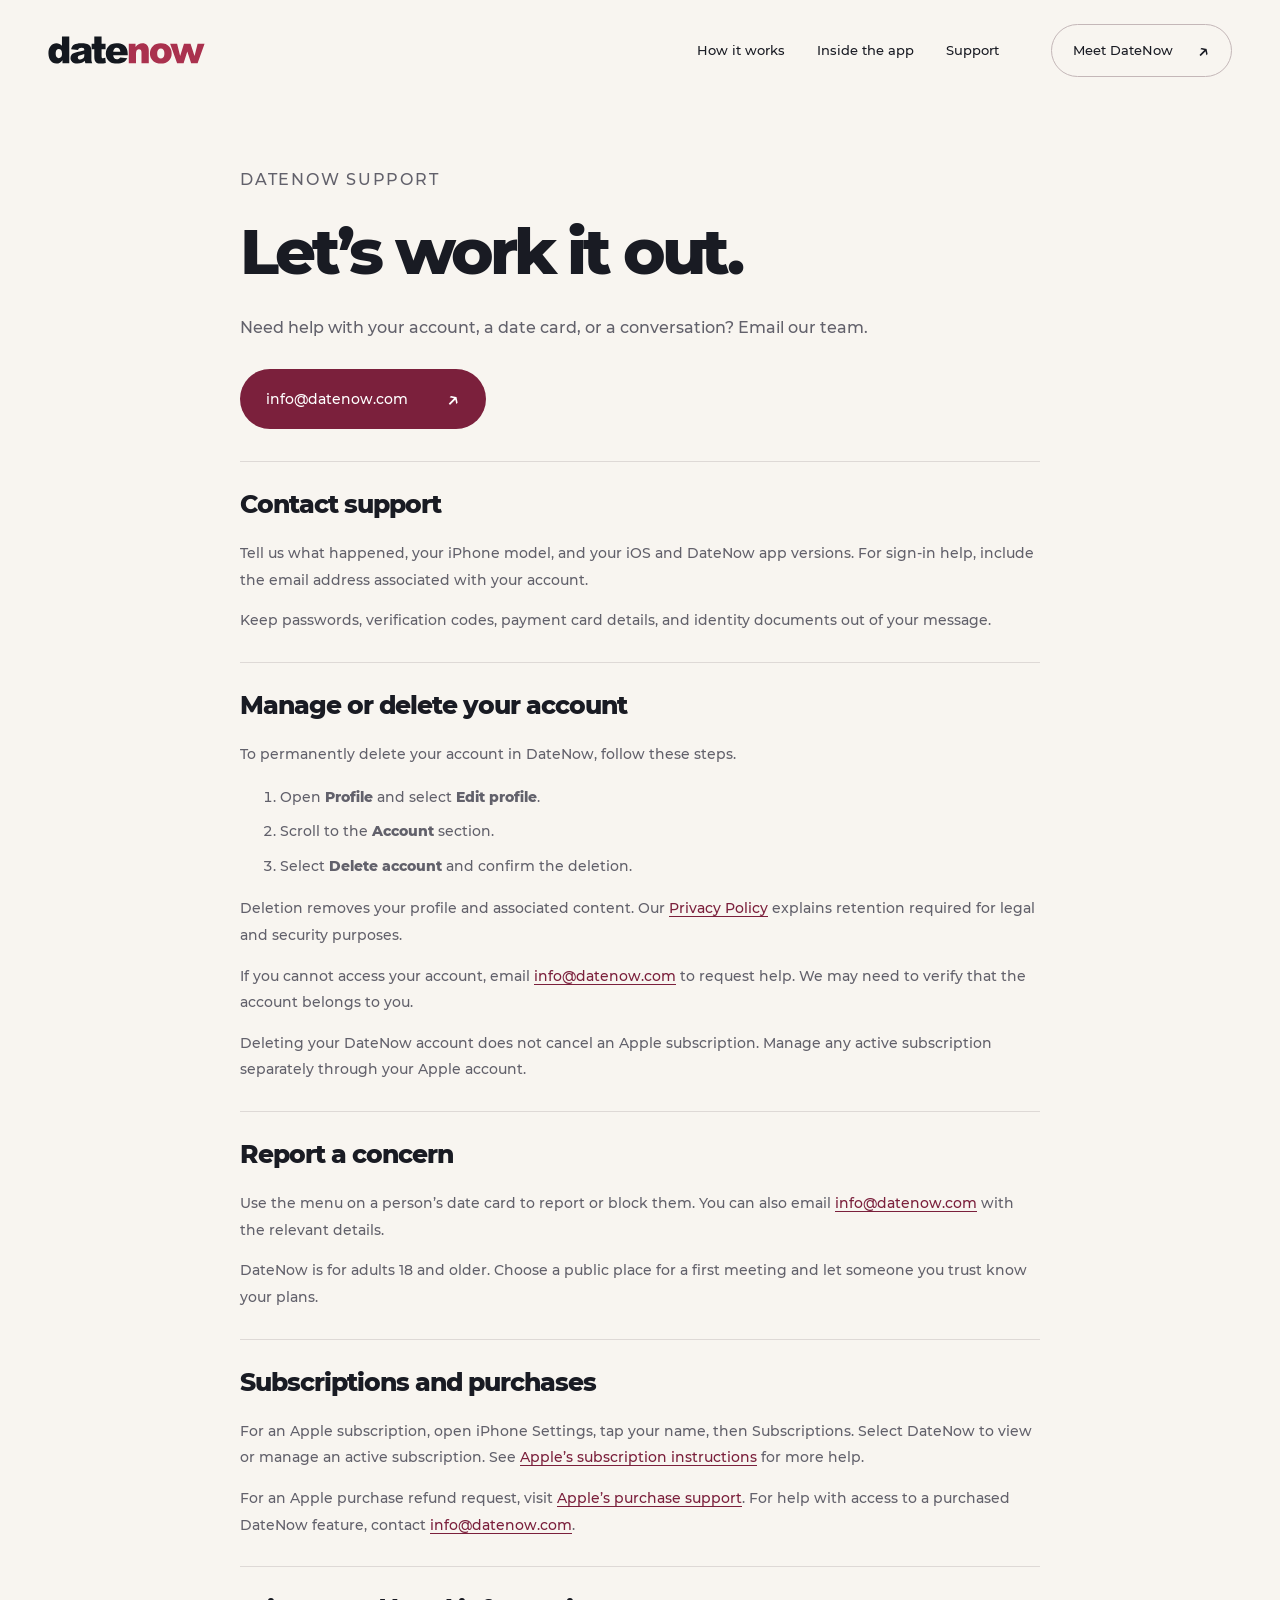
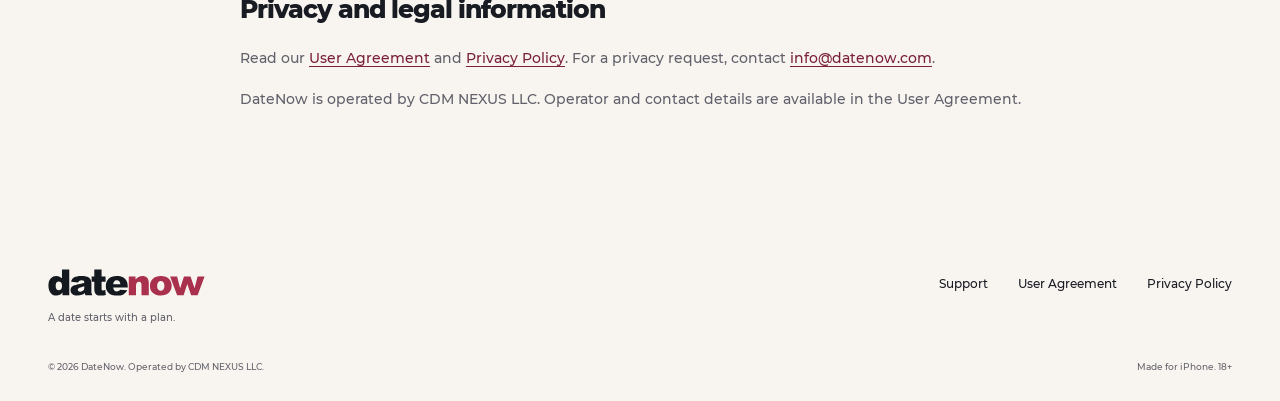
<file: support/index.html>
<!doctype html>
<html lang="en-US">
  <head>
    <meta charset="utf-8" />
    <meta name="viewport" content="width=device-width, initial-scale=1" />
    <meta name="theme-color" content="#f8f5f0" />
    <meta
      name="description"
      content="Get help with your DateNow account, safety concerns, subscriptions, or privacy. Contact info@datenow.com and learn how to delete your account."
    />
    <title>Support — DateNow</title>
    <link rel="canonical" href="https://datenow.am/support/" />
    <link rel="icon" href="/favicon.svg" type="image/svg+xml" />
    <link rel="stylesheet" href="/assets/site.css?v=20261118" />
  </head>
  <body>
    <a class="skip-link" href="#main">Skip to content</a>
    <header class="site-header">
      <a class="logo" href="/" aria-label="DateNow home"
        ><img
          src="/assets/datenow-logo.svg"
          alt="DateNow"
          width="157"
          height="28"
      /></a>
      <nav class="main-nav" aria-label="Main navigation">
        <a href="/#how-it-works">How it works</a
        ><a href="/#inside">Inside the app</a><a href="/support/">Support</a>
      </nav>
      <a class="nav-action" href="/#inside"
        >Meet DateNow <span aria-hidden="true">↗</span></a
      >
    </header>
    <main class="support-main section-width" id="main">
      <p class="eyebrow">DateNow support</p>
      <h1>Let’s work it out.</h1>
      <p>
        Need help with your account, a date card, or a conversation? Email our
        team.
      </p>
      <a class="button" href="mailto:info@datenow.com"
        >info@datenow.com <span aria-hidden="true">↗</span></a
      >
      <article class="support-article">
        <h2>Contact support</h2>
        <p>
          Tell us what happened, your iPhone model, and your iOS and DateNow app
          versions. For sign-in help, include the email address associated with
          your account.
        </p>
        <p>
          Keep passwords, verification codes, payment card details, and identity
          documents out of your message.
        </p>
      </article>
      <article class="support-article" id="account">
        <h2>Manage or delete your account</h2>
        <p>
          To permanently delete your account in DateNow, follow these steps.
        </p>
        <ol>
          <li>
            Open <strong>Profile</strong> and select
            <strong>Edit profile</strong>.
          </li>
          <li>Scroll to the <strong>Account</strong> section.</li>
          <li>
            Select <strong>Delete account</strong> and confirm the deletion.
          </li>
        </ol>
        <p>
          Deletion removes your profile and associated content. Our
          <a href="/privacy/">Privacy Policy</a> explains retention required for
          legal and security purposes.
        </p>
        <p>
          If you cannot access your account, email
          <a
            href="mailto:info@datenow.com?subject=DateNow%20account%20deletion%20request"
            >info@datenow.com</a
          >
          to request help. We may need to verify that the account belongs to
          you.
        </p>
        <p>
          Deleting your DateNow account does not cancel an Apple subscription.
          Manage any active subscription separately through your Apple account.
        </p>
      </article>
      <article class="support-article" id="safety">
        <h2>Report a concern</h2>
        <p>
          Use the menu on a person’s date card to report or block them. You can
          also email
          <a href="mailto:info@datenow.com?subject=DateNow%20safety%20concern"
            >info@datenow.com</a
          >
          with the relevant details.
        </p>
        <p>
          DateNow is for adults 18 and older. Choose a public place for a first
          meeting and let someone you trust know your plans.
        </p>
      </article>
      <article class="support-article" id="purchases">
        <h2>Subscriptions and purchases</h2>
        <p>
          For an Apple subscription, open iPhone Settings, tap your name, then
          Subscriptions. Select DateNow to view or manage an active
          subscription. See
          <a href="https://support.apple.com/en-us/118428"
            >Apple’s subscription instructions</a
          >
          for more help.
        </p>
        <p>
          For an Apple purchase refund request, visit
          <a href="https://reportaproblem.apple.com/"
            >Apple’s purchase support</a
          >. For help with access to a purchased DateNow feature, contact
          <a href="mailto:info@datenow.com">info@datenow.com</a>.
        </p>
      </article>
      <article class="support-article">
        <h2>Privacy and legal information</h2>
        <p>
          Read our <a href="/terms/">User Agreement</a> and
          <a href="/privacy/">Privacy Policy</a>. For a privacy request, contact
          <a href="mailto:info@datenow.com?subject=DateNow%20privacy%20request"
            >info@datenow.com</a
          >.
        </p>
        <p>
          DateNow is operated by CDM NEXUS LLC. Operator and contact details are
          available in the User Agreement.
        </p>
      </article>
    </main>
    <footer class="site-footer section-width">
      <div class="footer-brand">
        <a class="logo" href="/" aria-label="DateNow home"
          ><img
            src="/assets/datenow-logo.svg"
            alt="DateNow"
            width="157"
            height="28"
            loading="lazy"
        /></a>
        <p>A date starts with a plan.</p>
      </div>
      <nav aria-label="Support and legal">
        <a href="/support/">Support</a><a href="/terms/">User Agreement</a
        ><a href="/privacy/">Privacy Policy</a>
      </nav>
      <div class="footer-bottom">
        <span>© 2026 DateNow. Operated by CDM NEXUS LLC.</span
        ><span>Made for iPhone. 18+</span>
      </div>
    </footer>
  </body>
</html>
</file>
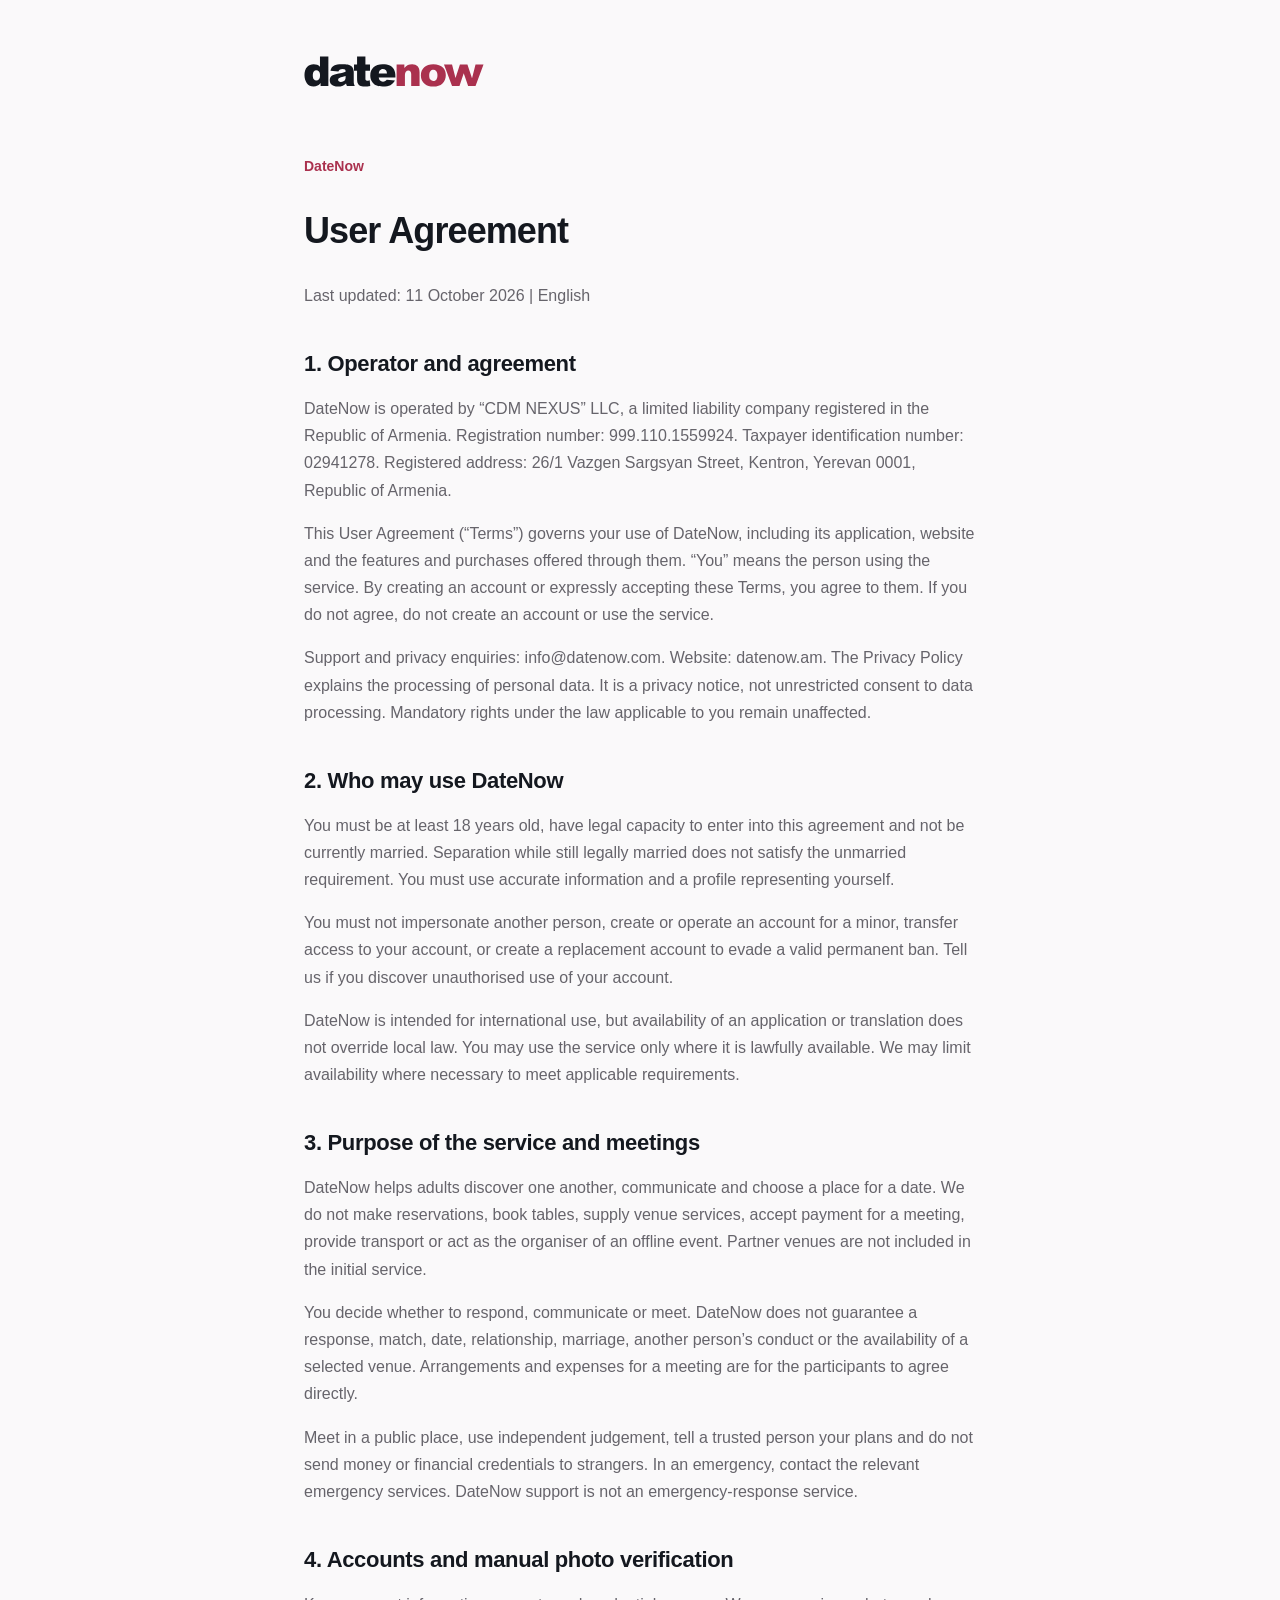
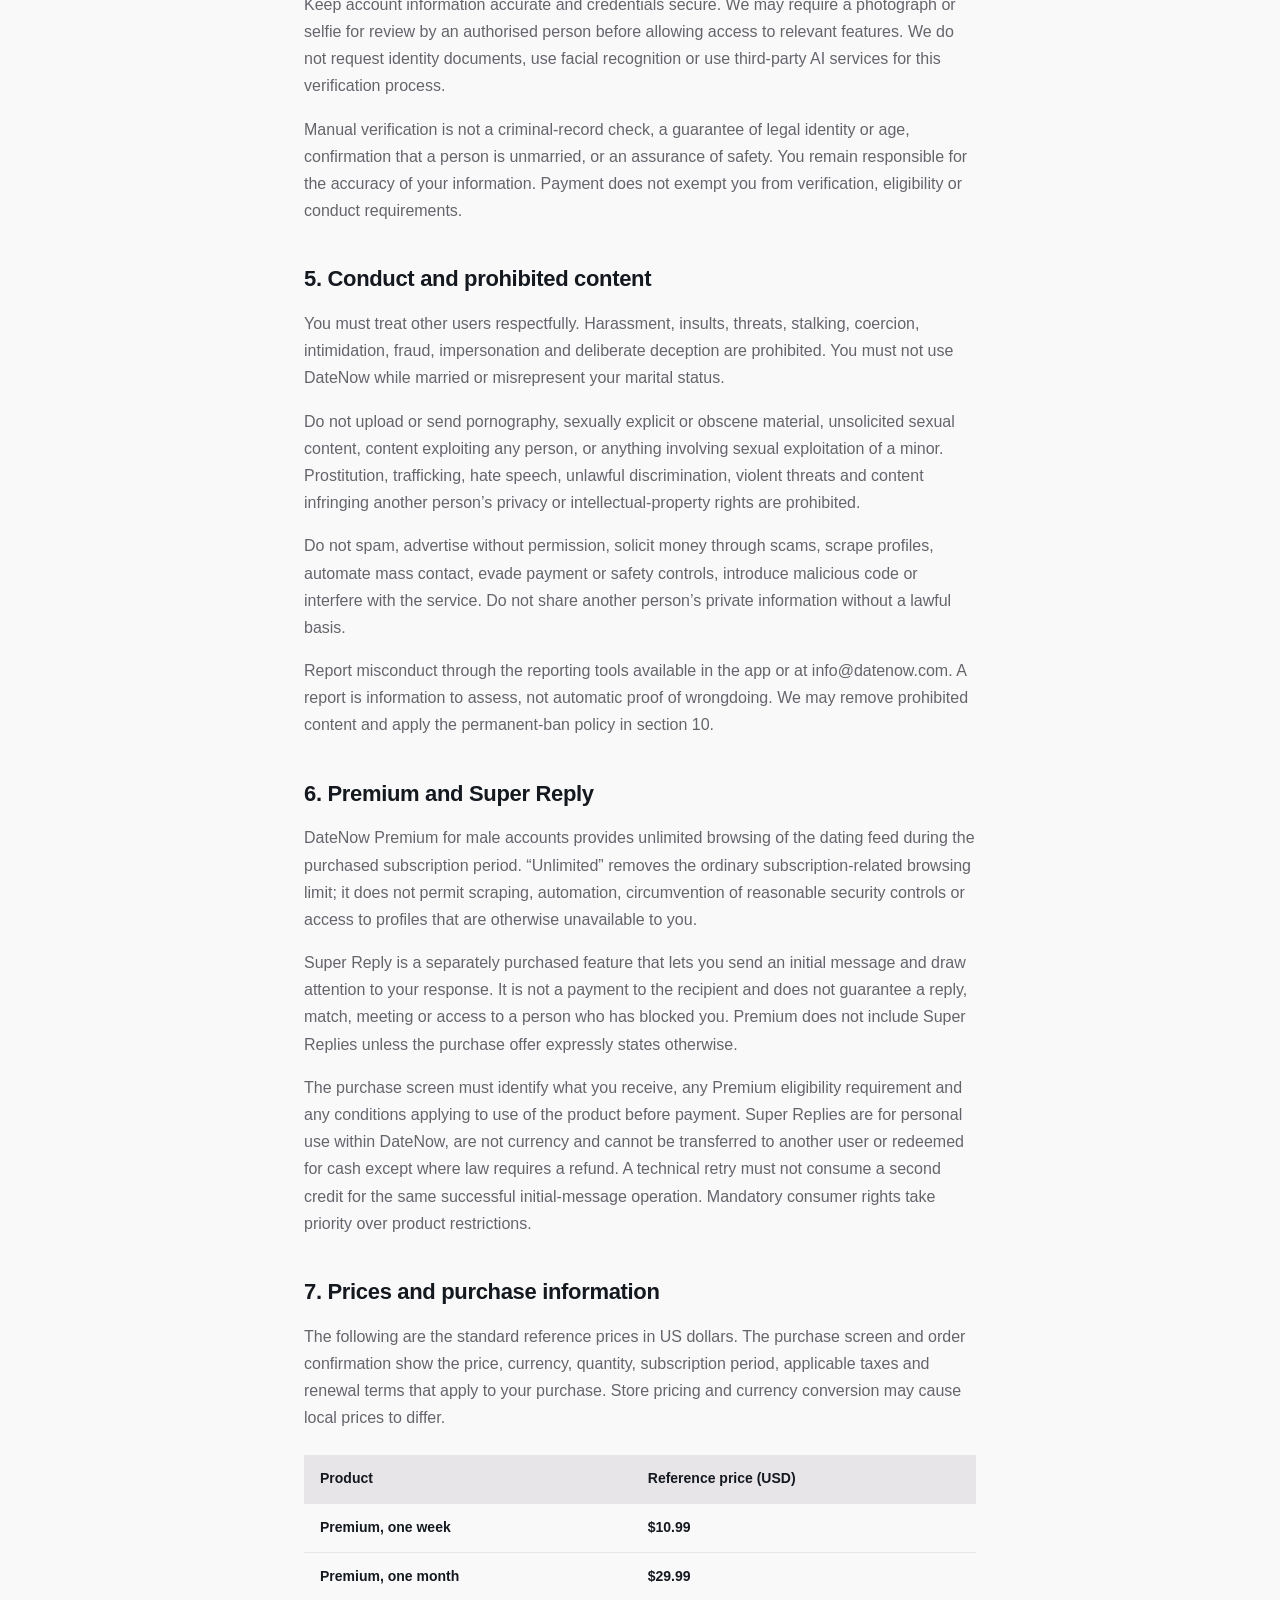
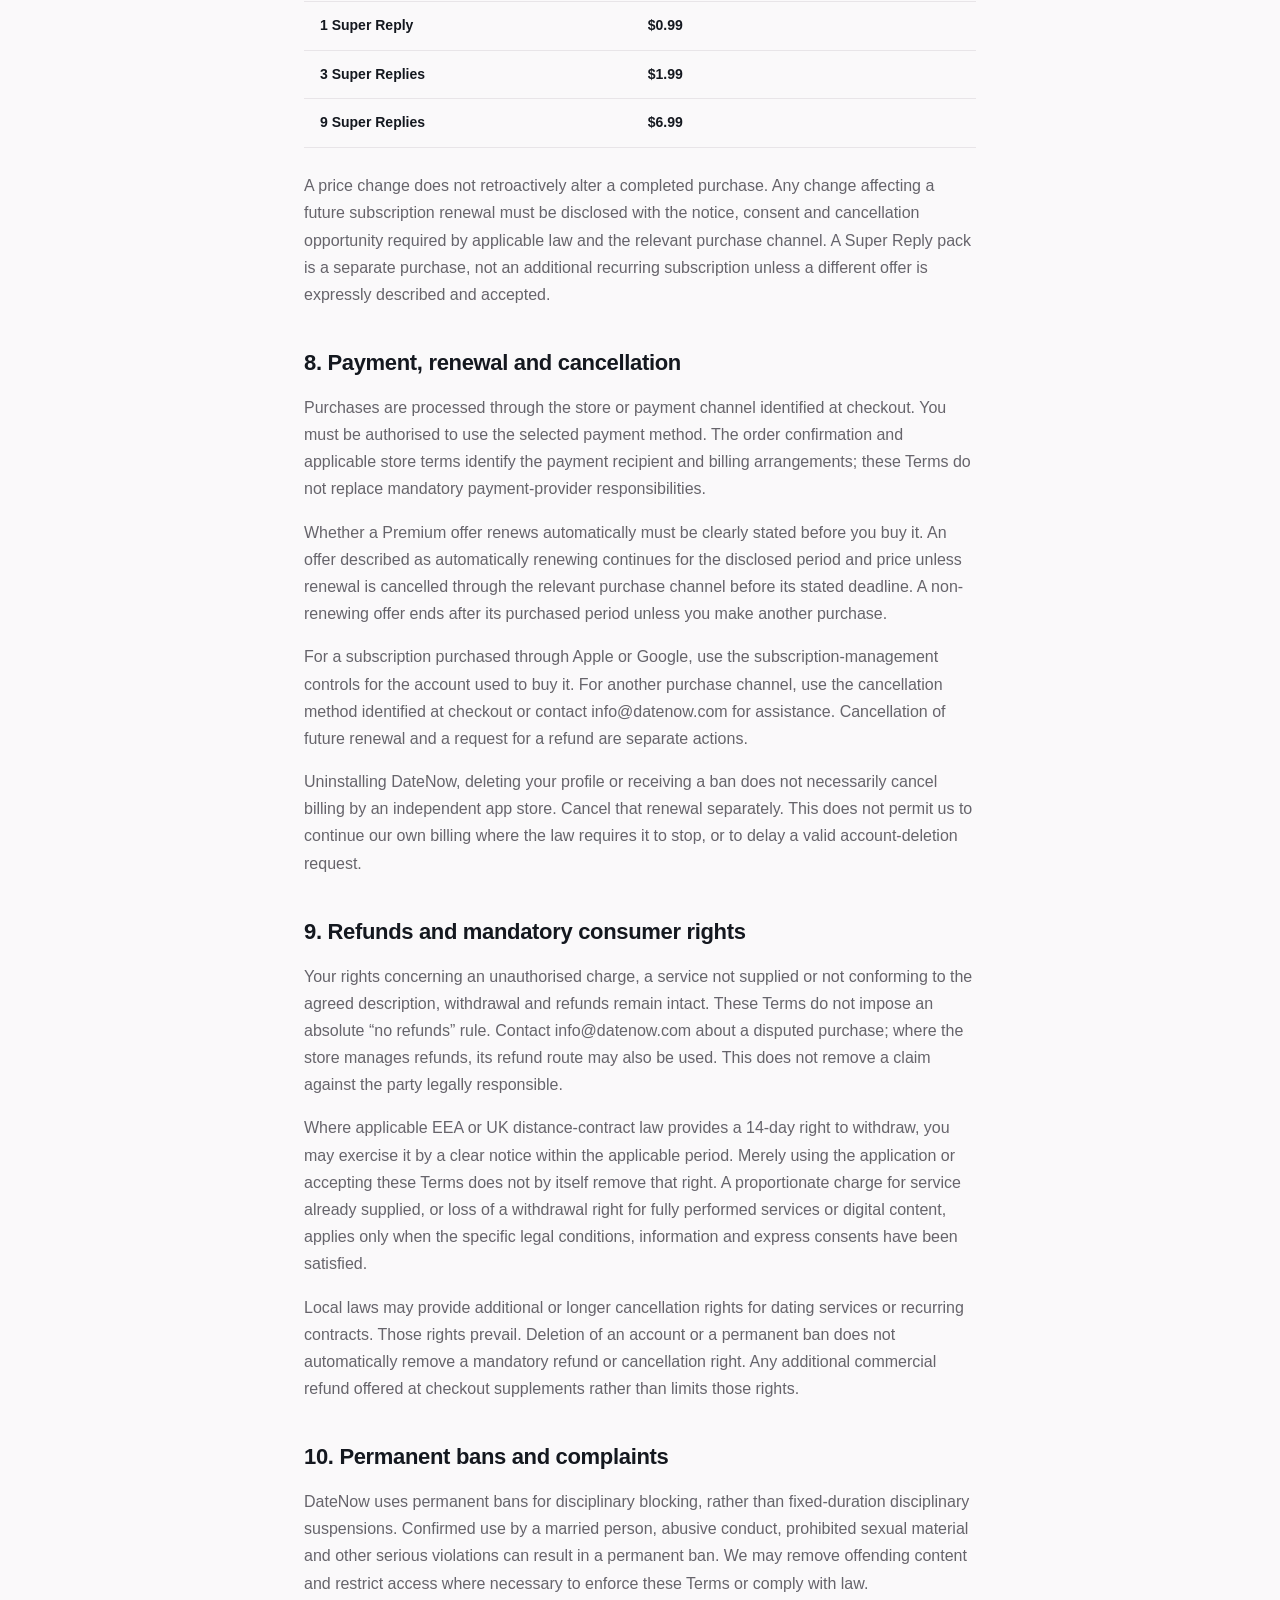
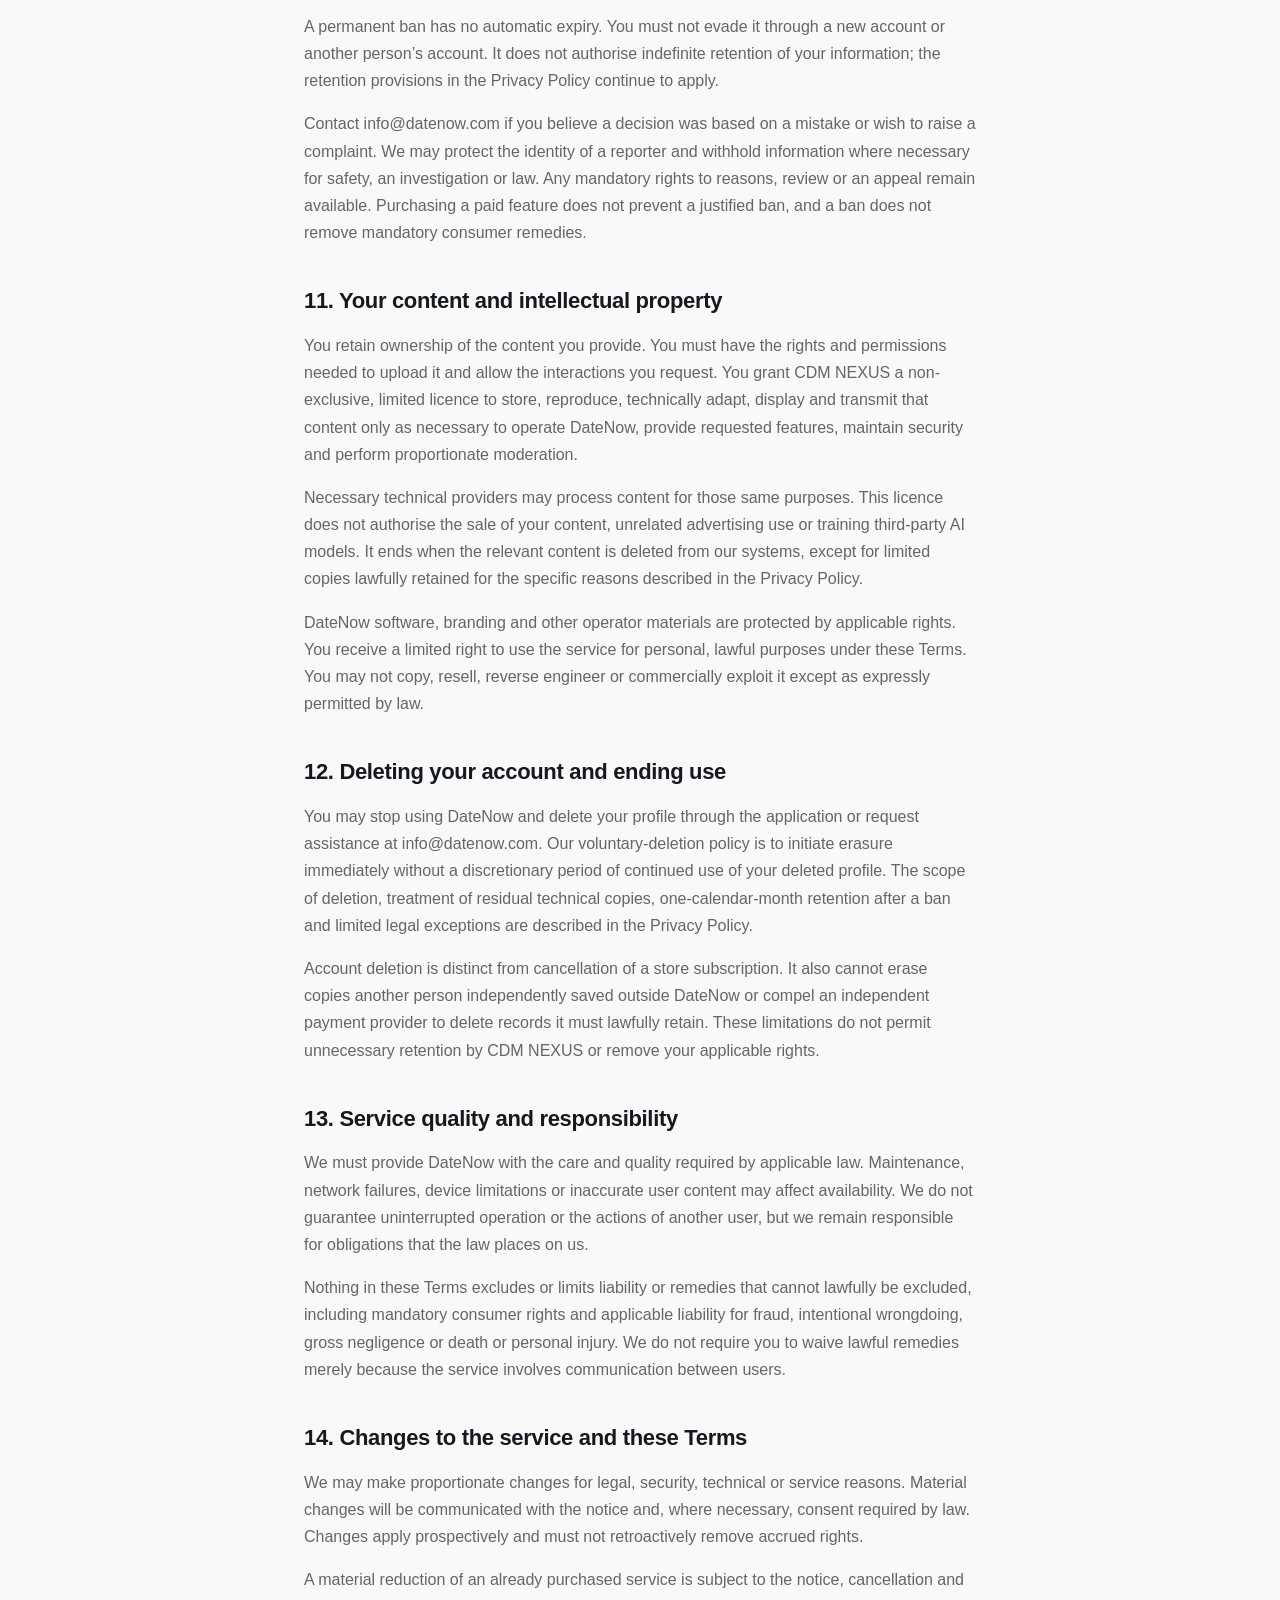
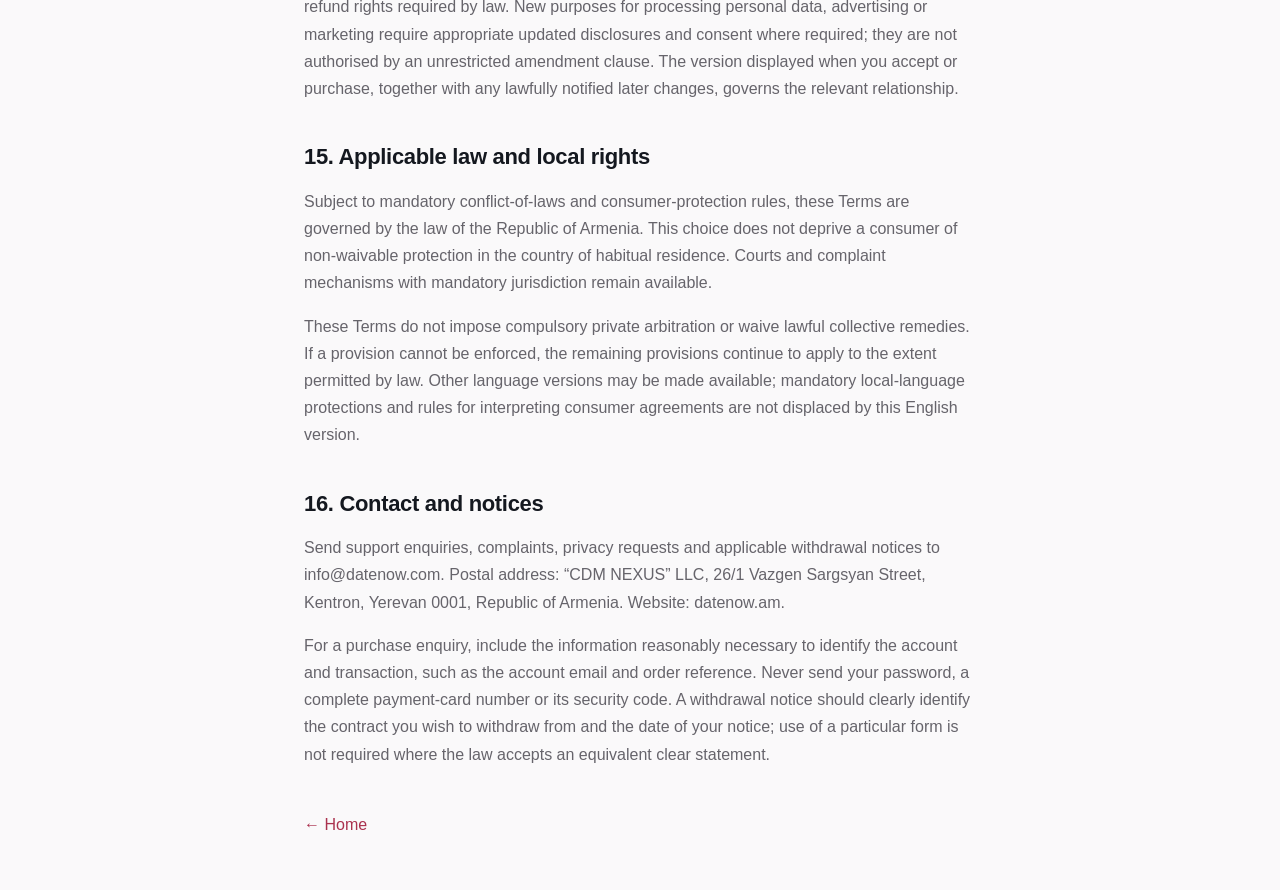
<file: terms/index.html>
<!doctype html>
<html lang="en">
  <head>
    <meta charset="utf-8" />
    <meta name="viewport" content="width=device-width, initial-scale=1" />
    <meta name="color-scheme" content="light dark" />
    <meta name="datenow-document-version" content="2026-10-11-domain-r2" />
    <meta
      name="datenow-document-sha256"
      content="3bc8e71c72045b0ebf284bc29e9cd09a58097b1f099b8ac1c56fabf1e57c3193"
    />
    <title>User Agreement · DateNow</title>
    <link rel="canonical" href="https://datenow.am/terms/" />
    <link rel="stylesheet" href="/assets/landing.css" />
  </head>
  <body>
    <main class="document">
      <header>
        <a href="/" aria-label="DateNow — home"
          ><picture
            ><source
              media="(prefers-color-scheme: dark)"
              srcset="/assets/datenow-logo-dark.svg" />
            <img
              src="/assets/datenow-logo.svg"
              alt="DateNow"
              width="392"
              height="68" /></picture
        ></a>
      </header>
      <article>
        <p class="document-meta">DateNow</p>
        <h1>User Agreement</h1>
        <p>Last updated: 11 October 2026 | English</p>
        <h2>1. Operator and agreement</h2>
        <p>
          DateNow is operated by “CDM NEXUS” LLC, a limited liability company
          registered in the Republic of Armenia. Registration number:
          999.110.1559924. Taxpayer identification number: 02941278. Registered
          address: 26/1 Vazgen Sargsyan Street, Kentron, Yerevan 0001, Republic
          of Armenia.
        </p>
        <p>
          This User Agreement (“Terms”) governs your use of DateNow, including
          its application, website and the features and purchases offered
          through them. “You” means the person using the service. By creating an
          account or expressly accepting these Terms, you agree to them. If you
          do not agree, do not create an account or use the service.
        </p>
        <p>
          Support and privacy enquiries:
          <a href="mailto:info@datenow.com">info@datenow.com</a>. Website:
          datenow.am. The Privacy Policy explains the processing of personal
          data. It is a privacy notice, not unrestricted consent to data
          processing. Mandatory rights under the law applicable to you remain
          unaffected.
        </p>
        <h2>2. Who may use DateNow</h2>
        <p>
          You must be at least 18 years old, have legal capacity to enter into
          this agreement and not be currently married. Separation while still
          legally married does not satisfy the unmarried requirement. You must
          use accurate information and a profile representing yourself.
        </p>
        <p>
          You must not impersonate another person, create or operate an account
          for a minor, transfer access to your account, or create a replacement
          account to evade a valid permanent ban. Tell us if you discover
          unauthorised use of your account.
        </p>
        <p>
          DateNow is intended for international use, but availability of an
          application or translation does not override local law. You may use
          the service only where it is lawfully available. We may limit
          availability where necessary to meet applicable requirements.
        </p>
        <h2>3. Purpose of the service and meetings</h2>
        <p>
          DateNow helps adults discover one another, communicate and choose a
          place for a date. We do not make reservations, book tables, supply
          venue services, accept payment for a meeting, provide transport or act
          as the organiser of an offline event. Partner venues are not included
          in the initial service.
        </p>
        <p>
          You decide whether to respond, communicate or meet. DateNow does not
          guarantee a response, match, date, relationship, marriage, another
          person’s conduct or the availability of a selected venue. Arrangements
          and expenses for a meeting are for the participants to agree directly.
        </p>
        <p>
          Meet in a public place, use independent judgement, tell a trusted
          person your plans and do not send money or financial credentials to
          strangers. In an emergency, contact the relevant emergency services.
          DateNow support is not an emergency-response service.
        </p>
        <h2>4. Accounts and manual photo verification</h2>
        <p>
          Keep account information accurate and credentials secure. We may
          require a photograph or selfie for review by an authorised person
          before allowing access to relevant features. We do not request
          identity documents, use facial recognition or use third-party AI
          services for this verification process.
        </p>
        <p>
          Manual verification is not a criminal-record check, a guarantee of
          legal identity or age, confirmation that a person is unmarried, or an
          assurance of safety. You remain responsible for the accuracy of your
          information. Payment does not exempt you from verification,
          eligibility or conduct requirements.
        </p>
        <h2>5. Conduct and prohibited content</h2>
        <p>
          You must treat other users respectfully. Harassment, insults, threats,
          stalking, coercion, intimidation, fraud, impersonation and deliberate
          deception are prohibited. You must not use DateNow while married or
          misrepresent your marital status.
        </p>
        <p>
          Do not upload or send pornography, sexually explicit or obscene
          material, unsolicited sexual content, content exploiting any person,
          or anything involving sexual exploitation of a minor. Prostitution,
          trafficking, hate speech, unlawful discrimination, violent threats and
          content infringing another person’s privacy or intellectual-property
          rights are prohibited.
        </p>
        <p>
          Do not spam, advertise without permission, solicit money through
          scams, scrape profiles, automate mass contact, evade payment or safety
          controls, introduce malicious code or interfere with the service. Do
          not share another person’s private information without a lawful basis.
        </p>
        <p>
          Report misconduct through the reporting tools available in the app or
          at <a href="mailto:info@datenow.com">info@datenow.com</a>. A report is
          information to assess, not automatic proof of wrongdoing. We may
          remove prohibited content and apply the permanent-ban policy in
          section 10.
        </p>
        <h2>6. Premium and Super Reply</h2>
        <p>
          DateNow Premium for male accounts provides unlimited browsing of the
          dating feed during the purchased subscription period. “Unlimited”
          removes the ordinary subscription-related browsing limit; it does not
          permit scraping, automation, circumvention of reasonable security
          controls or access to profiles that are otherwise unavailable to you.
        </p>
        <p>
          Super Reply is a separately purchased feature that lets you send an
          initial message and draw attention to your response. It is not a
          payment to the recipient and does not guarantee a reply, match,
          meeting or access to a person who has blocked you. Premium does not
          include Super Replies unless the purchase offer expressly states
          otherwise.
        </p>
        <p>
          The purchase screen must identify what you receive, any Premium
          eligibility requirement and any conditions applying to use of the
          product before payment. Super Replies are for personal use within
          DateNow, are not currency and cannot be transferred to another user or
          redeemed for cash except where law requires a refund. A technical
          retry must not consume a second credit for the same successful
          initial-message operation. Mandatory consumer rights take priority
          over product restrictions.
        </p>
        <h2>7. Prices and purchase information</h2>
        <p>
          The following are the standard reference prices in US dollars. The
          purchase screen and order confirmation show the price, currency,
          quantity, subscription period, applicable taxes and renewal terms that
          apply to your purchase. Store pricing and currency conversion may
          cause local prices to differ.
        </p>
        <div class="table-scroll">
          <table>
            <tr>
              <th scope="col">
                <p><strong>Product</strong></p>
              </th>
              <th scope="col">
                <p><strong>Reference price (USD)</strong></p>
              </th>
            </tr>
            <tr>
              <td>
                <p><strong>Premium, one week</strong></p>
              </td>
              <td>
                <p><strong>$10.99</strong></p>
              </td>
            </tr>
            <tr>
              <td>
                <p><strong>Premium, one month</strong></p>
              </td>
              <td>
                <p><strong>$29.99</strong></p>
              </td>
            </tr>
            <tr>
              <td>
                <p><strong>1 Super Reply</strong></p>
              </td>
              <td>
                <p><strong>$0.99</strong></p>
              </td>
            </tr>
            <tr>
              <td>
                <p><strong>3 Super Replies</strong></p>
              </td>
              <td>
                <p><strong>$1.99</strong></p>
              </td>
            </tr>
            <tr>
              <td>
                <p><strong>9 Super Replies</strong></p>
              </td>
              <td>
                <p><strong>$6.99</strong></p>
              </td>
            </tr>
          </table>
        </div>
        <p></p>
        <p>
          A price change does not retroactively alter a completed purchase. Any
          change affecting a future subscription renewal must be disclosed with
          the notice, consent and cancellation opportunity required by
          applicable law and the relevant purchase channel. A Super Reply pack
          is a separate purchase, not an additional recurring subscription
          unless a different offer is expressly described and accepted.
        </p>
        <h2>8. Payment, renewal and cancellation</h2>
        <p>
          Purchases are processed through the store or payment channel
          identified at checkout. You must be authorised to use the selected
          payment method. The order confirmation and applicable store terms
          identify the payment recipient and billing arrangements; these Terms
          do not replace mandatory payment-provider responsibilities.
        </p>
        <p>
          Whether a Premium offer renews automatically must be clearly stated
          before you buy it. An offer described as automatically renewing
          continues for the disclosed period and price unless renewal is
          cancelled through the relevant purchase channel before its stated
          deadline. A non-renewing offer ends after its purchased period unless
          you make another purchase.
        </p>
        <p>
          For a subscription purchased through Apple or Google, use the
          subscription-management controls for the account used to buy it. For
          another purchase channel, use the cancellation method identified at
          checkout or contact
          <a href="mailto:info@datenow.com">info@datenow.com</a> for assistance.
          Cancellation of future renewal and a request for a refund are separate
          actions.
        </p>
        <p>
          Uninstalling DateNow, deleting your profile or receiving a ban does
          not necessarily cancel billing by an independent app store. Cancel
          that renewal separately. This does not permit us to continue our own
          billing where the law requires it to stop, or to delay a valid
          account-deletion request.
        </p>
        <h2>9. Refunds and mandatory consumer rights</h2>
        <p>
          Your rights concerning an unauthorised charge, a service not supplied
          or not conforming to the agreed description, withdrawal and refunds
          remain intact. These Terms do not impose an absolute “no refunds”
          rule. Contact
          <a href="mailto:info@datenow.com">info@datenow.com</a> about a
          disputed purchase; where the store manages refunds, its refund route
          may also be used. This does not remove a claim against the party
          legally responsible.
        </p>
        <p>
          Where applicable EEA or UK distance-contract law provides a 14-day
          right to withdraw, you may exercise it by a clear notice within the
          applicable period. Merely using the application or accepting these
          Terms does not by itself remove that right. A proportionate charge for
          service already supplied, or loss of a withdrawal right for fully
          performed services or digital content, applies only when the specific
          legal conditions, information and express consents have been
          satisfied.
        </p>
        <p>
          Local laws may provide additional or longer cancellation rights for
          dating services or recurring contracts. Those rights prevail. Deletion
          of an account or a permanent ban does not automatically remove a
          mandatory refund or cancellation right. Any additional commercial
          refund offered at checkout supplements rather than limits those
          rights.
        </p>
        <h2>10. Permanent bans and complaints</h2>
        <p>
          DateNow uses permanent bans for disciplinary blocking, rather than
          fixed-duration disciplinary suspensions. Confirmed use by a married
          person, abusive conduct, prohibited sexual material and other serious
          violations can result in a permanent ban. We may remove offending
          content and restrict access where necessary to enforce these Terms or
          comply with law.
        </p>
        <p>
          A permanent ban has no automatic expiry. You must not evade it through
          a new account or another person’s account. It does not authorise
          indefinite retention of your information; the retention provisions in
          the Privacy Policy continue to apply.
        </p>
        <p>
          Contact <a href="mailto:info@datenow.com">info@datenow.com</a> if you
          believe a decision was based on a mistake or wish to raise a
          complaint. We may protect the identity of a reporter and withhold
          information where necessary for safety, an investigation or law. Any
          mandatory rights to reasons, review or an appeal remain available.
          Purchasing a paid feature does not prevent a justified ban, and a ban
          does not remove mandatory consumer remedies.
        </p>
        <h2>11. Your content and intellectual property</h2>
        <p>
          You retain ownership of the content you provide. You must have the
          rights and permissions needed to upload it and allow the interactions
          you request. You grant CDM NEXUS a non-exclusive, limited licence to
          store, reproduce, technically adapt, display and transmit that content
          only as necessary to operate DateNow, provide requested features,
          maintain security and perform proportionate moderation.
        </p>
        <p>
          Necessary technical providers may process content for those same
          purposes. This licence does not authorise the sale of your content,
          unrelated advertising use or training third-party AI models. It ends
          when the relevant content is deleted from our systems, except for
          limited copies lawfully retained for the specific reasons described in
          the Privacy Policy.
        </p>
        <p>
          DateNow software, branding and other operator materials are protected
          by applicable rights. You receive a limited right to use the service
          for personal, lawful purposes under these Terms. You may not copy,
          resell, reverse engineer or commercially exploit it except as
          expressly permitted by law.
        </p>
        <h2>12. Deleting your account and ending use</h2>
        <p>
          You may stop using DateNow and delete your profile through the
          application or request assistance at
          <a href="mailto:info@datenow.com">info@datenow.com</a>. Our
          voluntary-deletion policy is to initiate erasure immediately without a
          discretionary period of continued use of your deleted profile. The
          scope of deletion, treatment of residual technical copies,
          one-calendar-month retention after a ban and limited legal exceptions
          are described in the Privacy Policy.
        </p>
        <p>
          Account deletion is distinct from cancellation of a store
          subscription. It also cannot erase copies another person independently
          saved outside DateNow or compel an independent payment provider to
          delete records it must lawfully retain. These limitations do not
          permit unnecessary retention by CDM NEXUS or remove your applicable
          rights.
        </p>
        <h2>13. Service quality and responsibility</h2>
        <p>
          We must provide DateNow with the care and quality required by
          applicable law. Maintenance, network failures, device limitations or
          inaccurate user content may affect availability. We do not guarantee
          uninterrupted operation or the actions of another user, but we remain
          responsible for obligations that the law places on us.
        </p>
        <p>
          Nothing in these Terms excludes or limits liability or remedies that
          cannot lawfully be excluded, including mandatory consumer rights and
          applicable liability for fraud, intentional wrongdoing, gross
          negligence or death or personal injury. We do not require you to waive
          lawful remedies merely because the service involves communication
          between users.
        </p>
        <h2>14. Changes to the service and these Terms</h2>
        <p>
          We may make proportionate changes for legal, security, technical or
          service reasons. Material changes will be communicated with the notice
          and, where necessary, consent required by law. Changes apply
          prospectively and must not retroactively remove accrued rights.
        </p>
        <p>
          A material reduction of an already purchased service is subject to the
          notice, cancellation and refund rights required by law. New purposes
          for processing personal data, advertising or marketing require
          appropriate updated disclosures and consent where required; they are
          not authorised by an unrestricted amendment clause. The version
          displayed when you accept or purchase, together with any lawfully
          notified later changes, governs the relevant relationship.
        </p>
        <h2>15. Applicable law and local rights</h2>
        <p>
          Subject to mandatory conflict-of-laws and consumer-protection rules,
          these Terms are governed by the law of the Republic of Armenia. This
          choice does not deprive a consumer of non-waivable protection in the
          country of habitual residence. Courts and complaint mechanisms with
          mandatory jurisdiction remain available.
        </p>
        <p>
          These Terms do not impose compulsory private arbitration or waive
          lawful collective remedies. If a provision cannot be enforced, the
          remaining provisions continue to apply to the extent permitted by law.
          Other language versions may be made available; mandatory
          local-language protections and rules for interpreting consumer
          agreements are not displaced by this English version.
        </p>
        <h2>16. Contact and notices</h2>
        <p>
          Send support enquiries, complaints, privacy requests and applicable
          withdrawal notices to
          <a href="mailto:info@datenow.com">info@datenow.com</a>. Postal
          address: “CDM NEXUS” LLC, 26/1 Vazgen Sargsyan Street, Kentron,
          Yerevan 0001, Republic of Armenia. Website: datenow.am.
        </p>
        <p>
          For a purchase enquiry, include the information reasonably necessary
          to identify the account and transaction, such as the account email and
          order reference. Never send your password, a complete payment-card
          number or its security code. A withdrawal notice should clearly
          identify the contract you wish to withdraw from and the date of your
          notice; use of a particular form is not required where the law accepts
          an equivalent clear statement.
        </p>
      </article>
      <a class="back" href="/">← Home</a>
    </main>
  </body>
</html>
</file>
<file: assets/site.css>
@font-face {
  font-family: Montserrat;
  src: url('/assets/fonts/montserrat-medium.ttf') format('truetype');
  font-weight: 400 600;
  font-display: swap;
}
@font-face {
  font-family: Montserrat;
  src: url('/assets/fonts/montserrat-extrabold.ttf') format('truetype');
  font-weight: 700 900;
  font-display: swap;
}
:root {
  color-scheme: light;
  --ink: #191b23;
  --muted: #62616b;
  --wine: #7b203c;
  --paper: #f8f5f0;
  --line: #ded9d6;
  font-family:
    Montserrat,
    -apple-system,
    BlinkMacSystemFont,
    sans-serif;
  font-synthesis: none;
  color: var(--ink);
  background: var(--paper);
  scroll-behavior: smooth;
  scroll-padding-top: 96px;
}
* {
  box-sizing: border-box;
}
body {
  margin: 0;
}
img {
  display: block;
  max-width: 100%;
  height: auto;
}
a {
  color: inherit;
  text-decoration: none;
}
button {
  font: inherit;
}
a,
button,
summary {
  -webkit-tap-highlight-color: transparent;
}
a:focus-visible,
button:focus-visible,
summary:focus-visible,
[tabindex]:focus-visible {
  outline: 3px solid var(--wine);
  outline-offset: 6px;
}
a:hover {
  text-decoration: underline;
  text-underline-offset: 5px;
}
button,
summary {
  cursor: pointer;
}
.section-width {
  width: min(1240px, calc(100% - 96px));
  margin-inline: auto;
}
.skip-link {
  position: absolute;
  top: -100px;
  left: 20px;
  z-index: 20;
  background: white;
  padding: 16px;
  border-radius: 12px;
}
.skip-link:focus {
  top: 15px;
}
.site-header {
  max-width: 1440px;
  margin: auto;
  height: 100px;
  padding: 0 48px;
  display: flex;
  align-items: center;
  justify-content: space-between;
  gap: 28px;
}
.logo {
  flex-shrink: 0;
}
.logo img {
  width: 157px;
  height: auto;
}
.main-nav {
  display: flex;
  align-items: center;
  gap: 32px;
  margin-left: auto;
  font-size: 13px;
}
.nav-action {
  display: flex;
  align-items: center;
  gap: 24px;
  padding: 15px 21px;
  border: 1px solid #c4b7b8;
  border-radius: 30px;
  margin-left: 24px;
  font-size: 13px;
}
.nav-action span {
  font-size: 21px;
  line-height: 1;
}
.hero {
  min-height: 740px;
  display: grid;
  grid-template-columns: 1fr 1fr;
  align-items: center;
  gap: 20px;
  padding: 42px 0 80px;
}
.eyebrow {
  color: var(--wine);
  font-size: 11px;
  font-weight: 600;
  letter-spacing: 0.11em;
  text-transform: uppercase;
  line-height: 1.6;
  margin: 0 0 22px;
}
h1,
h2,
h3,
p {
  margin-top: 0;
}
h1,
h2,
h3 {
  font-weight: 800;
}
h1 {
  font-size: clamp(52px, 5.4vw, 78px);
  line-height: 1.07;
  letter-spacing: -0.065em;
  margin-bottom: 28px;
}
h1 span {
  color: var(--wine);
}
.hero-intro {
  max-width: 510px;
  font-size: 16px;
  line-height: 1.85;
  color: var(--muted);
  margin-bottom: 32px;
  letter-spacing: -0.02em;
}
.hero-actions {
  display: flex;
  align-items: center;
  gap: 30px;
}
.button {
  display: inline-flex;
  align-items: center;
  justify-content: space-between;
  gap: 38px;
  background: var(--wine);
  color: white;
  min-height: 56px;
  padding: 16px 26px;
  border-radius: 40px;
  font-size: 14px;
  transition:
    background 0.2s,
    transform 0.2s;
}
.button span {
  font-size: 23px;
}
.button:hover {
  background: #5b1730;
  text-decoration: none;
  transform: translateY(-2px);
}
.text-link {
  font-size: 13px;
  display: inline-flex;
  align-items: center;
  gap: 14px;
  padding-block: 12px;
}
.availability {
  display: flex;
  gap: 9px;
  align-items: center;
  color: var(--muted);
  font-size: 10px;
  margin: 24px 0 0;
}
.availability-dot {
  width: 6px;
  height: 6px;
  background: var(--wine);
  border-radius: 50%;
}
.availability-separator {
  margin: 0 3px;
}
.hero-art {
  height: 620px;
  position: relative;
  isolation: isolate;
}
.hero-art::before {
  content: '';
  position: absolute;
  background: #ead2d4;
  width: 88%;
  height: 84%;
  border-radius: 50% 48% 46% 50%;
  top: 9%;
  left: 5%;
  transform: rotate(-8deg);
  z-index: -2;
}
.hero-orbit {
  position: absolute;
  top: 12%;
  left: 8%;
  width: 82%;
  height: 76%;
  border: 1px solid #dbbabb;
  border-radius: 50%;
  transform: rotate(8deg);
  z-index: -1;
}
.device {
  position: relative;
  background: #16151a;
  padding: 6px;
  border-radius: 38px;
  box-shadow:
    0 1px 0 2px #92858b,
    0 25px 45px -20px #35212670;
  overflow: hidden;
}
.device img {
  width: 100%;
  border-radius: 31px;
}
.device-island {
  position: absolute;
  top: 3.5%;
  left: 36%;
  width: 28%;
  height: 2.4%;
  border-radius: 20px;
  background: #0b0b0d;
}
.hero-device {
  position: absolute;
  width: 246px;
}
.hero-device-front {
  top: 30px;
  left: 2%;
  transform: rotate(-7deg);
}
.hero-device-back {
  top: 75px;
  right: 0;
  transform: rotate(8deg);
}
.hero-note {
  position: absolute;
  background: #fffdf8;
  padding: 17px 25px;
  bottom: 6px;
  right: 17%;
  border-radius: 14px;
  font-size: 13px;
  line-height: 1.6;
  transform: rotate(-6deg);
  box-shadow: 0 8px 30px #5c273a18;
}
.hero-note span {
  float: left;
  color: var(--wine);
  font:
    48px/1.1 Georgia,
    serif;
  margin-right: 17px;
}
h2 {
  font-size: clamp(32px, 3.5vw, 48px);
  line-height: 1.13;
  letter-spacing: -0.055em;
  margin-bottom: 22px;
}
.how {
  padding: 64px 0 105px;
  border-top: 1px solid var(--line);
  display: grid;
  grid-template-columns: 1fr 1.65fr;
  gap: 100px;
}
.steps article {
  border-bottom: 1px solid var(--line);
  padding: 0 0 24px;
  margin-bottom: 24px;
}
.steps article:last-child {
  margin-bottom: 0;
}
h3 {
  font-size: 19px;
  line-height: 1.4;
  letter-spacing: -0.035em;
  margin-bottom: 10px;
}
.steps p,
.section-intro {
  color: var(--muted);
  font-size: 14px;
  line-height: 1.85;
  margin-bottom: 0;
}
.inside {
  padding: 76px 0 62px;
  background: #eee9e8;
}
.gallery-heading {
  display: flex;
  align-items: flex-end;
  justify-content: space-between;
  gap: 24px;
  margin-bottom: 38px;
}
.gallery-heading .eyebrow {
  margin-bottom: 14px;
}
.gallery-heading h2 {
  margin-bottom: 14px;
}
.gallery-controls {
  display: flex;
  gap: 10px;
  flex-shrink: 0;
}
.gallery-arrow {
  background: transparent;
  border: 1px solid #c7b8bb;
  width: 48px;
  height: 48px;
  border-radius: 50%;
  font-size: 24px;
  color: var(--wine);
  transition: background 0.2s;
}
.gallery-arrow:hover {
  background: #fff9;
}
.gallery-arrow:disabled {
  cursor: default;
  opacity: 0.32;
}
.gallery {
  display: flex;
  gap: 22px;
  overflow-x: auto;
  overscroll-behavior-x: contain;
  scroll-snap-type: x mandatory;
  padding: 8px max(48px, calc((100% - 1240px) / 2)) 28px;
  scroll-padding-inline: max(48px, calc((100% - 1240px) / 2));
  scrollbar-width: thin;
  scrollbar-color: #b3949b transparent;
}
.screen-card {
  flex: 0 0 310px;
  margin: 0;
  border-radius: 22px;
  padding: 28px 25px 0;
  overflow: hidden;
  scroll-snap-align: start;
}
.rose {
  background: #e8d7da;
}
.cream {
  background: #f6eee4;
}
.lavender {
  background: #e1e0e9;
}
.screen-card-title {
  min-height: 86px;
}
.screen-card-title h3 {
  font-size: 19px;
  margin-bottom: 6px;
}
.screen-card-title p {
  font-size: 11px;
  line-height: 1.6;
  color: #5f5260;
}
.gallery-device {
  border-radius: 34px 34px 0 0;
  padding: 5px 5px 0;
  margin-bottom: -2px;
  box-shadow:
    0 0 0 1px #b3a1a5,
    0 10px 22px #3d233d25;
}
.gallery-device img {
  border-radius: 29px 29px 0 0;
}
.gallery-note {
  font-size: 10px;
  line-height: 1.6;
  color: #706672;
  margin-top: 20px;
  margin-bottom: 0;
}
.chat-section {
  background: #52162c;
  color: #fff9f3;
  border-radius: 30px;
  display: grid;
  grid-template-columns: 0.9fr 1fr;
  gap: 80px;
  margin-top: 100px;
  padding: 64px 90px 0;
  overflow: hidden;
}
.chat-art {
  align-self: end;
  position: relative;
  padding-top: 18px;
  height: 570px;
}
.chat-art::before {
  content: '';
  position: absolute;
  width: 440px;
  height: 440px;
  border: 1px solid #996073;
  border-radius: 50%;
  top: 110px;
  left: -100px;
}
.chat-device {
  width: 275px;
  transform: rotate(-5deg);
  margin: 0 auto;
}
.chat-copy {
  padding-top: 50px;
  padding-bottom: 66px;
  position: relative;
}
.chat-copy .eyebrow {
  color: #ecc1cc;
}
.chat-copy h2 {
  font-size: clamp(40px, 4vw, 58px);
  letter-spacing: -0.06em;
}
.chat-copy h2 span {
  color: #efb6c4;
}
.chat-copy p {
  font-size: 15px;
  line-height: 1.85;
  max-width: 390px;
}
.chat-copy .chat-detail {
  font-size: 12px;
  color: #dfbdc6;
  margin-top: 26px;
}
.faq-section {
  display: grid;
  grid-template-columns: 1fr 1.5fr;
  gap: 100px;
  padding: 110px 0 88px;
}
.faq-list {
  border-top: 1px solid var(--line);
}
details {
  border-bottom: 1px solid var(--line);
}
summary {
  position: relative;
  padding: 24px 32px 24px 0;
  list-style: none;
  font-size: 14px;
  line-height: 1.6;
}
summary::-webkit-details-marker {
  display: none;
}
summary::after {
  content: '+';
  position: absolute;
  right: 3px;
  top: 20px;
  font-size: 24px;
  font-weight: 400;
  color: var(--wine);
}
details[open] summary::after {
  content: '−';
}
details p {
  color: var(--muted);
  font-size: 13px;
  line-height: 1.9;
  padding-right: 25px;
  margin-bottom: 24px;
}
details a,
.support-article a {
  text-decoration: underline;
  text-underline-offset: 3px;
  color: var(--wine);
}
.contact-section {
  padding: 45px 0 65px;
  display: flex;
  align-items: center;
  justify-content: space-between;
  gap: 30px;
  border-bottom: 1px solid var(--line);
}
.contact-section h2 {
  font-size: 30px;
  margin-bottom: 12px;
}
.contact-section .eyebrow {
  margin-bottom: 14px;
}
.contact-section p {
  font-size: 12px;
  color: var(--muted);
  margin-bottom: 0;
  line-height: 1.8;
}
.contact-email {
  font-size: clamp(17px, 2.3vw, 28px);
  color: var(--wine);
  letter-spacing: -0.045em;
  display: flex;
  align-items: center;
  gap: 24px;
}
.site-footer {
  padding-block: 48px 26px;
  display: flex;
  justify-content: space-between;
  flex-wrap: wrap;
  gap: 35px;
}
.footer-brand p {
  margin-top: 15px;
  margin-bottom: 0;
  color: var(--muted);
  font-size: 10px;
}
.site-footer nav {
  display: flex;
  flex-wrap: wrap;
  gap: 20px 30px;
  padding-top: 7px;
  font-size: 12px;
}
.footer-bottom {
  flex-basis: 100%;
  display: flex;
  justify-content: space-between;
  gap: 24px;
  color: var(--muted);
  font-size: 9px;
  line-height: 1.8;
}
.support-main {
  max-width: 800px;
  padding-top: 65px;
  padding-bottom: 80px;
}
.support-main h1 {
  font-size: clamp(40px, 5.4vw, 64px);
}
.support-main > p {
  font-size: 16px;
  line-height: 1.85;
  color: var(--muted);
}
.support-main .button {
  margin: 10px 0 32px;
}
.support-article {
  padding-block: 28px;
  border-top: 1px solid var(--line);
}
.support-article h2 {
  font-size: 25px;
  letter-spacing: -0.04em;
}
.support-article p,
.support-article li {
  color: var(--muted);
  font-size: 14px;
  line-height: 1.9;
}
.support-article li {
  margin-block: 8px;
}
.support-article p:last-child {
  margin-bottom: 0;
}
@media (max-width: 1150px) {
  .section-width {
    width: calc(100% - 64px);
  }
  .site-header {
    padding-inline: 32px;
  }
  .main-nav {
    gap: 22px;
  }
  .nav-action {
    margin-left: 5px;
  }
  .hero {
    min-height: 660px;
    gap: 16px;
  }
  .hero-art {
    height: 540px;
  }
  .hero-device {
    width: 205px;
  }
  .hero-device-front {
    left: 0;
  }
  .hero-device-back {
    right: 0;
  }
  .hero-note {
    right: 12%;
    bottom: 0;
    font-size: 11px;
    padding: 14px 18px;
  }
  .how,
  .faq-section {
    gap: 60px;
  }
  .chat-section {
    gap: 50px;
    padding: 45px 60px 0;
  }
  .chat-device {
    width: 250px;
  }
  .chat-art {
    height: 540px;
  }
  .gallery {
    padding-inline: 32px;
    scroll-padding-inline: 32px;
  }
  .chat-copy {
    padding-top: 40px;
  }
}
@media (max-width: 800px) {
  .section-width {
    width: calc(100% - 40px);
  }
  .site-header {
    padding-inline: 20px;
    height: 84px;
  }
  .main-nav {
    gap: 18px;
  }
  .main-nav a {
    font-size: 11px;
  }
  .main-nav a:first-child {
    display: none;
  }
  .nav-action {
    display: none;
  }
  .logo img {
    width: 142px;
  }
  .hero {
    display: flex;
    flex-direction: column;
    align-items: stretch;
    padding-top: 32px;
    padding-bottom: 48px;
    gap: 32px;
  }
  .hero-copy {
    text-align: center;
  }
  .hero .eyebrow {
    font-size: 9px;
    margin-bottom: 18px;
  }
  h1 {
    font-size: clamp(44px, 8.5vw, 68px);
    margin-bottom: 22px;
  }
  .hero-intro {
    font-size: 14px;
    max-width: 460px;
    margin-inline: auto;
  }
  .hero-actions,
  .availability {
    justify-content: center;
  }
  .hero-art {
    width: 450px;
    max-width: 100%;
    height: 540px;
    margin: 0 auto;
  }
  .hero-device {
    width: 210px;
  }
  .hero-device-front {
    left: 6%;
    top: 10px;
  }
  .hero-device-back {
    right: 4%;
    top: 60px;
  }
  .hero-note {
    bottom: 0;
    right: 16%;
  }
  .hero-art::before {
    top: 7%;
    height: 85%;
  }
  .how {
    padding: 44px 0 56px;
    display: block;
  }
  .section-heading {
    margin-bottom: 35px;
  }
  .section-heading h2 br,
  .faq-section h2 br {
    display: none;
  }
  .steps article {
    padding-bottom: 20px;
    margin-bottom: 22px;
  }
  .inside {
    padding-top: 52px;
    padding-bottom: 36px;
  }
  .gallery-heading {
    align-items: flex-start;
  }
  .gallery-heading h2 {
    font-size: 31px;
  }
  .gallery-heading .section-intro {
    max-width: 340px;
    font-size: 12px;
  }
  .gallery-controls {
    display: none;
  }
  .gallery {
    padding-inline: 20px;
    scroll-padding-inline: 20px;
    gap: 16px;
  }
  .screen-card {
    flex-basis: min(310px, 84vw);
  }
  .gallery-note {
    font-size: 9px;
  }
  .chat-section {
    margin-top: 56px;
    display: flex;
    flex-direction: column-reverse;
    gap: 0;
    padding: 40px 28px 0;
    border-radius: 22px;
  }
  .chat-copy {
    padding: 0 0 25px;
  }
  .chat-copy h2 {
    font-size: 44px;
  }
  .chat-copy p {
    font-size: 14px;
  }
  .chat-art {
    height: 490px;
    width: 100%;
    padding-top: 15px;
  }
  .chat-device {
    width: 255px;
  }
  .faq-section {
    display: block;
    padding: 64px 0 38px;
  }
  .faq-section h2 {
    max-width: 350px;
  }
  .faq-list {
    margin-top: 20px;
  }
  .contact-section {
    align-items: flex-start;
    flex-direction: column;
    padding: 30px 0 40px;
    gap: 22px;
  }
  .contact-section h2 {
    font-size: 27px;
  }
  .contact-email {
    font-size: 24px;
  }
  .site-footer {
    gap: 28px;
    padding-top: 36px;
  }
  .site-footer nav {
    flex-basis: 100%;
    gap: 20px;
    font-size: 11px;
  }
  .footer-bottom {
    flex-direction: column;
    gap: 8px;
    font-size: 9px;
  }
  .support-main {
    padding-top: 35px;
  }
}
@media (max-width: 390px) {
  .hero-actions .button {
    gap: 20px;
    padding-inline: 20px;
    font-size: 12px;
    white-space: nowrap;
  }
  .hero-actions .text-link {
    font-size: 12px;
    gap: 10px;
    white-space: nowrap;
  }
  .main-nav a[href='/#inside'] {
    display: none;
  }
  h1 {
    font-size: 40px;
  }
  .hero-art {
    height: 470px;
  }
  .hero-device {
    width: 180px;
    border-radius: 30px;
    padding: 5px;
  }
  .hero-device img {
    border-radius: 25px;
  }
  .hero-device-front {
    left: 3%;
  }
  .hero-device-back {
    right: 6%;
  }
  .hero-note {
    bottom: 0;
    right: 9%;
  }
  .hero-actions {
    gap: 20px;
  }
  .desktop-break {
    display: none;
  }
  .chat-art {
    height: 460px;
  }
  .chat-device {
    width: 235px;
  }
}
@media (prefers-reduced-motion: reduce) {
  :root {
    scroll-behavior: auto;
  }
  .button,
  .gallery-arrow {
    transition: none;
  }
  .button:hover {
    transform: none;
  }
}
</file>
<file: admin/assets/index-BbP0ctrq.css>
:root{font-family:Inter,ui-sans-serif,-apple-system,BlinkMacSystemFont,SF Pro Display,Segoe UI,sans-serif;color:#f7f7f8;background:#111318;font-synthesis:none;text-rendering:optimizeLegibility;--surface: #1a1d24;--surface-raised: #21252e;--line: #303641;--muted: #a8afbd;--accent: #b42b50;--accent-light: #df466e;--success: #4fd49a;--warning: #f1bb5d}*{box-sizing:border-box}body{margin:0;min-width:320px;min-height:100vh;background:radial-gradient(circle at 85% 0%,rgba(180,43,80,.13),transparent 32rem),#111318}button,input,select,textarea{font:inherit}button{cursor:pointer}button:disabled{cursor:default;opacity:.55}.center-screen{min-height:55vh;display:grid;place-items:center}.spinner{width:32px;height:32px;border:3px solid var(--line);border-top-color:var(--accent-light);border-radius:50%;animation:spin .8s linear infinite}@keyframes spin{to{transform:rotate(360deg)}}.logo{width:150px;height:50px;object-fit:contain;object-position:left center}.logo-button{padding:0;border:0;background:transparent}.login-shell{min-height:100vh;display:grid;place-items:center;padding:24px}.login-card{width:min(440px,100%);border:1px solid var(--line);background:#1a1d24f2;border-radius:26px;padding:38px;box-shadow:0 30px 80px #00000057}.login-card .logo{margin-bottom:35px}h1,h2,p{margin-top:0}h1{margin-bottom:8px;font-size:clamp(30px,4vw,43px);line-height:1.08;letter-spacing:-.035em}h2{margin-bottom:0;font-size:22px;letter-spacing:-.025em}.eyebrow{color:var(--accent-light);text-transform:uppercase;letter-spacing:.14em;font-size:11px;font-weight:800;margin-bottom:8px}.muted{color:var(--muted);line-height:1.55}.form-stack{display:grid;gap:16px;margin-top:28px}label{display:grid;gap:8px;font-size:12px;color:#d8dbe1;font-weight:700}input,select,textarea{width:100%;color:#fff;background:#242933;border:1px solid #373e4a;border-radius:12px;min-height:48px;padding:0 14px;outline:none;transition:border-color .2s,box-shadow .2s}select{color-scheme:dark;appearance:auto}textarea{padding-block:12px}input:focus,select:focus,textarea:focus{border-color:var(--accent-light);box-shadow:0 0 0 3px #df466e1f}.primary-button,.secondary-button{min-height:50px;border-radius:13px;color:#fff;font-weight:800;padding:0 20px}.primary-button{border:0;background:linear-gradient(135deg,#98203f,#c7335a)}.secondary-button{border:1px solid var(--line);background:var(--surface-raised)}.form-error{padding:12px 14px;border-radius:10px;font-size:13px;line-height:1.45;color:#ff9cb0;background:#d0355721}.global-error{margin-bottom:24px}.app-shell{min-height:100vh}.topbar{height:76px;padding:0 clamp(20px,4vw,56px);display:flex;align-items:center;justify-content:space-between;border-bottom:1px solid rgba(48,54,65,.75);background:#111318d9;-webkit-backdrop-filter:blur(18px);backdrop-filter:blur(18px);position:sticky;top:0;z-index:10}.topbar-actions{display:flex;align-items:center;gap:10px}.admin-email{color:var(--muted);font-size:13px;margin-right:8px}.ghost-button,.back-button,.reset-button,.skip-button{color:#e9eaf0;background:transparent;border:1px solid var(--line);border-radius:10px;padding:9px 13px;font-weight:700;font-size:12px}.dashboard{width:min(1440px,100%);margin:0 auto;padding:48px clamp(20px,4vw,56px) 80px}.page-title{display:flex;align-items:end;justify-content:space-between;gap:24px;margin-bottom:32px}.page-title .muted{max-width:720px;margin-bottom:0}.back-button{display:inline-flex;align-items:center;gap:8px;margin-bottom:28px;color:#cbd0d9}.panel{background:linear-gradient(145deg,#20242dfa,#191c23fa);border:1px solid var(--line);box-shadow:0 16px 44px #00000024;border-radius:20px;padding:24px}.home-grid{display:grid;grid-template-columns:repeat(2,1fr);gap:18px}.home-card{position:relative;min-height:290px;padding:28px;display:flex;flex-direction:column;align-items:stretch;text-align:left;color:#fff;border:1px solid var(--line);border-radius:24px;background:linear-gradient(145deg,#21252efa,#181b22fa);box-shadow:0 18px 55px #0000002e;transition:transform .18s ease,border-color .18s ease,box-shadow .18s ease}.home-card:hover{transform:translateY(-3px);border-color:#46505f;box-shadow:0 24px 65px #0000003d}.home-card:focus-visible{outline:3px solid rgba(223,70,110,.35);outline-offset:3px}.home-card.accent{border-color:#df466e7a;background:radial-gradient(circle at 50% 40%,rgba(180,43,80,.2),transparent 70%),linear-gradient(145deg,#252630,#1a1b22)}.home-card.warning{border-color:#f1bb5d40}.home-card-label{color:#d5d8df;font-size:17px;font-weight:750}.home-card strong{margin:auto 0 8px;text-align:center;font-size:clamp(64px,7vw,94px);line-height:1;letter-spacing:-.06em;font-variant-numeric:tabular-nums}.home-card-detail{min-height:44px;color:var(--muted);text-align:center;font-size:14px;line-height:1.5}.home-card-link{margin-top:24px;padding-top:18px;border-top:1px solid rgba(48,54,65,.75);display:flex;justify-content:space-between;color:#fff;font-size:13px;font-weight:800}.home-card.accent .home-card-link{color:#ff86a4}.moderation-layout{display:grid;grid-template-columns:minmax(0,1.55fr) minmax(320px,.7fr);gap:20px;align-items:start}.review-card{padding:28px}.review-topline{display:flex;align-items:start;justify-content:space-between;gap:20px;margin-bottom:24px}.queue-position{display:block;color:var(--accent-light);font-size:11px;font-weight:800;text-transform:uppercase;letter-spacing:.1em;margin-bottom:7px}.profile-meta{color:var(--muted);margin:6px 0 0;font-size:13px}.badge{display:inline-flex;align-items:center;min-height:27px;padding:0 10px;border-radius:20px;font-size:10px;font-weight:800;white-space:nowrap}.badge.warning{color:var(--warning);background:#f1bb5d1a}.badge.neutral{color:#c5cad3;background:#afb5c01a}.verification-photos{display:grid;grid-template-columns:1fr 1fr;gap:14px}.verification-photos figure{margin:0}.verification-photos img{display:block;width:100%;aspect-ratio:3 / 4;max-height:560px;object-fit:cover;border-radius:16px;background:#111318}.verification-photos figcaption{padding:11px 3px 0;display:grid;gap:3px}.verification-photos figcaption strong{font-size:13px}.verification-photos figcaption span{color:var(--muted);font-size:11px}.single-photo-review{grid-template-columns:minmax(220px,460px)}.about-review{margin-top:24px;border:1px solid var(--line);border-radius:15px;padding:17px;background:#11131873}.about-review>span{color:var(--muted);font-size:11px;font-weight:800;text-transform:uppercase;letter-spacing:.08em}.about-review p{margin:9px 0 0;color:#f2f2f4;line-height:1.55}.submission-time{color:#7e8694;font-size:11px;margin-top:14px}.decision-card{position:sticky;top:96px;display:grid;gap:18px}.decision-hint{margin:8px 0 0;font-size:13px}.decision-card textarea{min-height:105px;resize:vertical}.character-count{color:#777f8e;text-align:right;font-size:10px;font-weight:500}.action-button,.reject-button,.decline-user-button,.block-user-button,.skip-button{min-height:46px;border-radius:12px;font-weight:800}.approve-button{color:#10241d;border:0;background:var(--success)}.action-button{display:flex;justify-content:center;align-items:center;gap:8px}.reject-group{display:grid;gap:9px;padding-top:3px}.reject-group>span{color:var(--muted);font-size:11px;font-weight:800;text-transform:uppercase;letter-spacing:.08em}.reject-button{color:#ff9cb0;border:1px solid rgba(223,70,110,.4);background:#b42b501a}.reject-button:hover{background:#b42b502e}.decline-user-button{color:#ffd5df;border:1px solid rgba(223,70,110,.55);background:#b42b502e}.block-user-button{color:#fff;border:1px solid rgba(255,110,110,.62);background:linear-gradient(135deg,#6f172d,#a01d3d)}.decline-user-button:hover,.block-user-button:hover{filter:brightness(1.1)}.skip-button{display:flex;align-items:center;justify-content:space-between;color:#cbd0d9}.skip-hint{color:#7e8694;text-align:center;font-size:11px;margin:-10px 0 0}.empty-state{text-align:center;padding:72px 24px}.empty-state .muted{max-width:520px;margin:10px auto 22px}.empty-icon{width:54px;height:54px;margin:0 auto 18px;display:grid;place-items:center;border-radius:50%;color:var(--success);font-size:24px;background:#4fd49a1a}.filters-panel{margin-bottom:18px}.search-row{display:grid;grid-template-columns:1fr auto;align-items:end;gap:14px;margin-bottom:18px}.search-field input{min-height:52px;font-size:15px}.reset-button{min-height:52px}.filters-grid{display:grid;grid-template-columns:.65fr .65fr 1.15fr 1.15fr .9fr;gap:12px}.users-panel{padding:0;overflow:hidden}.table-summary{display:flex;align-items:baseline;gap:8px;padding:20px 22px}.table-summary strong{font-size:24px}.table-summary span{color:var(--muted);font-size:13px}.table-wrap{overflow-x:auto;border-top:1px solid var(--line)}table{width:100%;border-collapse:collapse;min-width:960px}th,td{text-align:left;padding:16px 18px;border-bottom:1px solid rgba(48,54,65,.62);font-size:12px}th{color:#858d9b;text-transform:uppercase;letter-spacing:.08em;font-size:10px}td{color:#d7dae1}tbody tr:hover{background:#ffffff05}.user-name,.user-email{display:block}.user-name{color:#fff;margin-bottom:4px;font-size:13px}.user-email{color:var(--muted)}.empty{color:var(--muted);text-align:center;padding:46px}.failed-table{min-width:940px}.blocked-table{min-width:900px}.missing-steps{display:flex;flex-wrap:wrap;gap:5px}.missing-steps span{padding:5px 8px;border-radius:8px;color:#f5c66e;background:#f1bb5d17;font-size:10px;font-weight:750}.delete-profile-button{min-height:36px;padding:0 13px;border-radius:10px;color:#ff9cb0;border:1px solid rgba(223,70,110,.38);background:#b42b5017;font-size:11px;font-weight:800}.delete-profile-button:hover{background:#b42b502e}.dialog-backdrop{position:fixed;inset:0;z-index:30;display:grid;place-items:center;padding:20px;background:#06080cb8;-webkit-backdrop-filter:blur(8px);backdrop-filter:blur(8px)}.confirm-dialog{width:min(440px,100%);padding:28px;border:1px solid var(--line);border-radius:22px;background:#1d2028;box-shadow:0 28px 90px #00000080}.dialog-icon{width:48px;height:48px;margin-bottom:20px;display:grid;place-items:center;border-radius:15px;color:#ff9cb0;background:#b42b5024;font-size:30px;font-weight:500}.confirm-dialog h2{font-size:25px}.confirm-dialog .muted{margin:10px 0 24px;font-size:14px}.confirm-dialog .muted strong{color:#fff}.dialog-actions{display:grid;grid-template-columns:1fr 1.35fr;gap:10px}.confirm-delete-button{min-height:50px;padding:0 18px;border:0;border-radius:13px;color:#fff;background:linear-gradient(135deg,#9d2343,#d0375f);font-weight:800}.delete-user-dialog{margin:auto;max-height:calc(100dvh - 40px);overflow-y:auto;color:var(--text)}.delete-user-dialog::backdrop{background:#06080cb8;-webkit-backdrop-filter:blur(8px);backdrop-filter:blur(8px)}@media(max-width:1040px){.home-grid{grid-template-columns:1fr}.home-card{min-height:210px}.home-card strong{margin-block:34px 8px}.moderation-layout{grid-template-columns:1fr}.decision-card{position:static}.filters-grid{grid-template-columns:repeat(3,1fr)}}@media(max-width:680px){.topbar{height:auto;min-height:72px;padding-block:12px}.topbar .logo{width:120px}.admin-email{display:none}.dashboard{padding-top:32px}.page-title{align-items:start;flex-direction:column}.review-topline{flex-direction:column}.verification-photos,.search-row,.filters-grid{grid-template-columns:1fr}.login-card{padding:28px 22px}.home-card{min-height:230px}.dialog-actions{grid-template-columns:1fr}}.pending-search{display:block;padding:0 24px 20px}.pending-search input{margin-top:8px}.pending-users-list{display:grid}.pending-user-row{display:flex;align-items:center;gap:18px;width:100%;padding:20px 24px;border:0;border-top:1px solid rgba(255,255,255,.08);background:transparent;color:inherit;text-align:left;cursor:pointer}.pending-user-row:hover,.pending-user-row:focus-visible{background:#b42b501f}.pending-user-row:focus-visible{outline:2px solid #b42b50;outline-offset:-2px}.pending-user-row img{width:60px;height:60px;border-radius:16px;object-fit:cover;flex-shrink:0}.pending-user-info{display:grid;gap:5px;min-width:0;flex:1}.pending-user-info strong{font-size:17px;overflow-wrap:anywhere}.pending-user-info>span{font-size:13px;color:#a5a5ad}.pending-user-open{color:#ff9cb0;font-weight:700}@media(max-width:680px){.pending-user-row{padding:16px;gap:12px;flex-wrap:wrap}.pending-user-open{margin-left:72px}}.premium-gift-dialog{position:fixed;z-index:100;inset:20% auto auto 50%;transform:translate(-50%);width:min(420px,90vw);padding:24px;background:#fff;color:#171920;border:1px solid #a72b4c;border-radius:20px;box-shadow:0 20px 100px #0005}.premium-gift-dialog label,.premium-gift-dialog select{display:block;width:100%;margin:12px 0}.premium-gift-dialog select{max-height:200px;overflow-y:auto}.member-row{cursor:pointer;transition:background .18s ease}.member-row:hover{background:#ffffff05}.member-open{display:flex;align-items:center;gap:13px;padding:0;border:0;background:none;color:inherit;text-align:left}.member-open:focus-visible,.gift-button:focus-visible{outline:2px solid var(--accent-light);outline-offset:5px}.member-avatar{display:grid;place-items:center;flex:0 0 44px;width:44px;height:44px;border-radius:15px;background:linear-gradient(135deg,#75213c,#352332);color:#ffd4df;font-size:20px;font-weight:700}.member-open-hint{display:block;color:var(--muted);font-size:11px;margin-top:4px}.member-row .user-email{margin-top:8px;font-size:12px;overflow-wrap:anywhere}.gift-actions{display:flex;flex-wrap:wrap;gap:8px;min-width:180px}.gift-button{border:1px solid #853149;border-radius:12px;padding:10px 14px;color:#ffcad8;background:linear-gradient(135deg,#562133,#35212b);font-size:12px;font-weight:600;white-space:nowrap;transition:border-color .18s,background .18s}.gift-button:hover{border-color:var(--accent-light);background:#68263e}.gift-control [role=status]{max-width:220px;font-size:12px;color:var(--success)}.premium-gift-dialog{background:var(--surface-raised);color:#f7f7f8;border:1px solid var(--line);box-shadow:0 0 0 100vmax #090b10b3,0 24px 80px #0008;border-radius:24px}.premium-gift-dialog h3{margin-top:0;font-size:24px}.premium-gift-dialog p,.premium-gift-dialog label{color:var(--muted)}.premium-gift-dialog select{background:var(--surface);color:#fff;border:1px solid var(--line);border-radius:12px;padding:8px}.premium-gift-dialog option{padding:9px 12px;border-radius:8px}.premium-gift-dialog>button{padding:12px 20px;margin:8px 8px 0 0;border-radius:12px;border:1px solid var(--line);background:#343944;color:#fff}.premium-gift-dialog>button:first-of-type{background:linear-gradient(120deg,#80213d,#b42b50);border-color:#bd3b60}.member-profile{padding:28px}.member-heading{display:flex;justify-content:space-between;align-items:center;gap:24px;margin:28px 0}.member-heading h2{font-size:32px;margin:10px 0}.member-heading p{color:var(--muted);overflow-wrap:anywhere}.member-kicker{color:var(--accent-light);font-size:11px;letter-spacing:2px;font-weight:700}.member-gallery{display:flex;gap:16px;overflow-x:auto;padding-bottom:12px}.member-gallery img{width:min(260px,70vw);height:330px;object-fit:cover;border-radius:20px;background:var(--surface-raised)}.member-details{display:grid;grid-template-columns:1fr 2fr;gap:20px;margin-top:24px}.member-details section,.member-invitation{padding:24px;border:1px solid var(--line);border-radius:18px;background:var(--surface-raised)}.member-details h3{margin-top:0}.member-details p,.member-invitation p{white-space:pre-wrap;line-height:1.65;color:var(--muted)}.member-invitation{margin-top:20px}@media(max-width:700px){.member-heading{flex-direction:column;align-items:stretch}.member-details{grid-template-columns:1fr}.member-profile{padding:18px}}.member-photo{margin:0;flex:0 0 min(260px,70vw)}.member-photo figcaption{margin-bottom:12px;font-size:14px;font-weight:700;color:var(--muted)}.member-photo:first-child figcaption{color:var(--accent-light)}.member-photo img{display:block;object-fit:contain}.member-photo-placeholder{width:min(260px,70vw);height:330px;border-radius:20px;padding:24px;display:grid;place-items:center;background:var(--surface-raised);color:var(--muted);text-align:center}.admin-workspace{display:grid;grid-template-columns:280px minmax(0,1fr);min-height:calc(100vh - 76px)}.sidebar{position:sticky;top:76px;height:calc(100vh - 76px);padding:32px 16px 24px;border-right:1px solid var(--line);background:#111318cc;display:flex;flex-direction:column}.sidebar-caption{padding:0 14px;margin-bottom:20px;color:var(--muted);font-size:11px;font-weight:700;text-transform:uppercase;letter-spacing:.1em}.sidebar nav{display:grid;gap:8px}.nav-item{width:100%;display:flex;align-items:center;justify-content:space-between;gap:12px;min-height:58px;padding:13px 14px;border:1px solid transparent;border-radius:12px;background:transparent;color:#bbc1cd;font-size:14px;font-weight:650;line-height:1.4;text-align:left}.nav-item:hover{color:#fff;background:#20232b}.nav-item.active{color:#fff;background:#b42b502b;border-color:#df466e59}.nav-item:focus-visible{outline:2px solid var(--accent-light);outline-offset:2px}.nav-count{min-width:28px;padding:3px 7px;text-align:center;border-radius:7px;background:#ffffff0e;font-size:12px;font-variant-numeric:tabular-nums}.nav-item.active .nav-count{background:var(--accent)}.sidebar-note{margin-top:auto;padding:28px 14px 0;color:var(--muted);font-size:11px}.admin-workspace .dashboard{width:100%;min-width:0;padding:38px clamp(20px,3vw,48px) 64px}.admin-workspace h1{font-size:clamp(27px,2.6vw,38px)}.profile-initial{flex:0 0 56px;width:56px;height:64px;display:grid;place-items:center;border-radius:12px;background:var(--surface-raised);font-size:24px}.editing-user-title,.edit-review{margin-bottom:24px}.edit-comparison-header,.edit-comparison-row{display:grid;grid-template-columns:minmax(100px,.65fr) minmax(0,1fr) minmax(0,1fr);gap:20px}.edit-comparison-header{padding:12px 0;font-size:12px;color:var(--muted)}.edit-comparison-row{padding:20px 0;border-top:1px solid var(--line);font-size:14px;line-height:1.6;overflow-wrap:anywhere;white-space:pre-wrap}.edit-photo{width:100%;max-width:240px;max-height:300px;object-fit:contain;border-radius:12px}.edit-reason{margin-top:24px}.edit-actions{display:flex;gap:12px;margin-top:16px}.deletion-note{margin:24px 0 0;font-size:12px;line-height:1.6}@media(max-width:1200px){.admin-workspace .moderation-layout{grid-template-columns:minmax(0,1fr)}.admin-workspace .decision-card{position:static}.admin-workspace .filters-grid{grid-template-columns:repeat(3,minmax(0,1fr))}}@media(max-width:760px){.admin-workspace{grid-template-columns:minmax(0,1fr)}.sidebar{position:static;height:auto;padding:20px 16px;border-right:0;border-bottom:1px solid var(--line)}.sidebar nav{grid-template-columns:repeat(2,minmax(0,1fr))}.sidebar-note{display:none}.nav-item{font-size:12px;padding:10px}.admin-workspace .dashboard{padding:28px 16px 48px}.edit-comparison-header,.edit-comparison-row{gap:10px;font-size:12px;grid-template-columns:minmax(65px,.6fr) minmax(0,1fr) minmax(0,1fr)}.edit-actions{flex-direction:column}}.profile-list-identity{display:flex;align-items:center;gap:13px}.profile-list-identity>div{min-width:0}.profile-avatar{display:inline-flex;flex:0 0 52px;width:52px;height:52px;overflow:hidden;border-radius:14px;background:var(--avatar-bg, #382532);color:var(--avatar-fg, #ffd4df)}.profile-avatar>span{display:grid;place-items:center;width:100%;height:100%;font-size:22px;font-weight:700}.profile-avatar img,.pending-user-row .profile-avatar img{width:100%;height:100%;object-fit:cover;border-radius:inherit}.profile-avatar svg{width:26px;height:26px;fill:none;stroke:currentColor;stroke-width:1.5}.pending-user-row .profile-avatar{flex-basis:60px;width:60px;height:60px}.free-access-note{color:var(--success);padding:16px 0}:root{color-scheme:dark}.theme-toggle{display:inline-flex;align-items:center;gap:3px;padding:3px;border:1px solid var(--line);border-radius:11px;background:var(--surface)}.theme-toggle button{display:inline-flex;align-items:center;justify-content:center;gap:6px;min-height:32px;padding:6px 10px;border:0;border-radius:8px;background:transparent;color:var(--muted);font-size:11px;font-weight:650}.theme-toggle button[aria-pressed=true]{color:#fff;background:var(--accent)}.theme-toggle button:focus-visible{outline:2px solid var(--accent-light);outline-offset:2px}.theme-toggle svg{width:16px;height:16px;fill:none;stroke:currentColor;stroke-width:1.7;stroke-linecap:round;stroke-linejoin:round}.login-brand{display:flex;justify-content:space-between;align-items:center;gap:14px;margin-bottom:35px}.login-brand .logo{margin-bottom:0;width:150px}.login-brand .theme-toggle span{display:none}@media(max-width:1000px){.topbar .admin-email{display:none}}@media(max-width:520px){.topbar .theme-toggle span{display:none}.topbar{padding-inline:16px;gap:12px;flex-wrap:wrap}.topbar-actions{gap:6px}.login-card{padding:28px}}:root[data-theme=light]{color-scheme:light;color:#171920;background:#f5f6f8;--surface: #fff;--surface-raised: #f3f4f7;--line: #dce0e7;--muted: #636b7a;--accent: #aa2b4c;--accent-light: #a32445;--success: #18794e;--warning: #95600c;--avatar-bg: #f1e3e8;--avatar-fg: #882d48}[data-theme=light] body{background:radial-gradient(circle at 85% 0%,rgba(180,43,80,.045),transparent 32rem),#f5f6f8}[data-theme=light] .topbar{background:#ffffffed;border-color:var(--line)}[data-theme=light] .sidebar{background:#fff}[data-theme=light] .panel,[data-theme=light] .login-card{background:#fff;box-shadow:0 12px 40px #1f27370b}[data-theme=light] label,[data-theme=light] td,[data-theme=light] .ghost-button,[data-theme=light] .back-button,[data-theme=light] .reset-button,[data-theme=light] .skip-button,[data-theme=light] .user-name,[data-theme=light] .about-review p,[data-theme=light] .confirm-dialog .muted strong{color:#242b38}[data-theme=light] input,[data-theme=light] select,[data-theme=light] textarea{color:#202631;background:#f7f8fa;border-color:#d7dce5;color-scheme:light}[data-theme=light] input::placeholder,[data-theme=light] textarea::placeholder{color:#7d8592}[data-theme=light] .nav-item{color:#515b6b}[data-theme=light] .nav-item:hover{color:#202631;background:#f4f5f8}[data-theme=light] .nav-item.active{color:#8b2541;background:#f8eaf0;border-color:#ebcbd6}[data-theme=light] .nav-count{background:#eef0f4;color:#596271}[data-theme=light] .nav-item.active .nav-count{color:#fff;background:var(--accent)}[data-theme=light] .secondary-button{color:#242b38}[data-theme=light] .badge.neutral{color:#515b6b;background:#eef0f4}[data-theme=light] .about-review{background:#f5f6f8}[data-theme=light] .verification-photos img{background:#eceef2}[data-theme=light] .submission-time,[data-theme=light] .character-count,[data-theme=light] .skip-hint,[data-theme=light] th,[data-theme=light] .pending-user-info>span{color:var(--muted)}[data-theme=light] th,[data-theme=light] td,[data-theme=light] .pending-user-row{border-color:var(--line)}[data-theme=light] tbody tr:hover,[data-theme=light] .member-row:hover{background:#f7f8fa}[data-theme=light] .pending-user-row:hover{background:#fcf4f7}[data-theme=light] .reject-button,[data-theme=light] .decline-user-button,[data-theme=light] .delete-profile-button,[data-theme=light] .dialog-icon,[data-theme=light] .pending-user-open,[data-theme=light] .form-error{color:#a02a48}[data-theme=light] .approve-button{color:#fff}[data-theme=light] .missing-steps span{color:#885b12}[data-theme=light] .confirm-dialog,[data-theme=light] .premium-gift-dialog{background:#fff;color:#202631}[data-theme=light] .premium-gift-dialog select{color:#202631;background:#f5f6f8}[data-theme=light] .premium-gift-dialog>button{color:#202631;background:#eef0f4}[data-theme=light] .premium-gift-dialog>button:first-of-type{color:#fff;background:linear-gradient(120deg,#80213d,#b42b50)}[data-theme=light] .gift-button{color:#912c49;background:#fbf0f4;border-color:#e6bbc9}[data-theme=light] .gift-button:hover{background:#f4e0e8}.statistics-nav{margin-top:18px}.statistics-controls,.statistics-calendar,.statistics-periods,.statistics-range,.statistics-net-heading{display:flex;align-items:center;gap:10px;flex-wrap:wrap}.statistics-controls,.statistics-range,.statistics-net-heading{justify-content:space-between}.statistics-periods{background:var(--surface);border:1px solid var(--line);border-radius:14px;padding:4px;gap:4px}.statistics-periods button{border:0;background:transparent;color:var(--muted);border-radius:10px;padding:12px 24px;font-weight:700}.statistics-periods button[aria-pressed=true]{color:#fff;background:var(--accent)}.statistics-periods button:focus-visible{outline:2px solid var(--accent-light);outline-offset:2px}.statistics-calendar input{min-height:44px;width:170px;color-scheme:dark}.statistics-date-label{position:absolute;width:1px;height:1px;overflow:hidden;clip-path:inset(50%)}.statistics-timezone{margin:12px 0 24px;font-size:12px}.statistics-report{display:grid;gap:20px}.statistics-range h2{font-size:19px}.statistics-range>span{font-size:12px}.statistics-revenue{display:grid;grid-template-columns:1.2fr 1fr;gap:30px;padding:26px;align-items:center}.statistics-revenue-total{font-size:40px;font-weight:750;margin:18px 0 8px}.statistics-revenue-total span{font-size:14px;font-weight:500;color:var(--muted)}.statistics-revenue p,.statistics-metric p,.statistics-net p{font-size:12px;margin:0}.statistics-stores{display:grid;gap:14px}.statistics-stores>div{display:flex;justify-content:space-between;align-items:center;gap:16px;padding:16px;border:1px solid var(--line);border-radius:12px}.statistics-metrics{display:grid;grid-template-columns:repeat(3,minmax(0,1fr));gap:16px}.statistics-metric{padding:24px}.statistics-metric h2{font-size:14px;line-height:1.5;letter-spacing:0}.statistics-metric>strong{display:block;font-size:42px;line-height:1.3;margin:14px 0 8px}.statistics-metric.positive>strong,.statistics-positive{color:var(--success)}.statistics-metric.deleted>strong{color:var(--warning)}.statistics-metric.blocked>strong{color:#f87171}[data-theme=light] .statistics-metric.blocked>strong{color:#c62828}.statistics-negative{color:var(--accent-light)}.statistics-net{padding:26px;border-color:var(--accent)}.statistics-net-heading>strong{font-size:48px;letter-spacing:-.03em}.statistics-formula{display:flex;align-items:center;gap:22px;padding:24px 0;margin:18px 0;border-block:1px solid var(--line)}.statistics-formula>div{flex:1}.statistics-formula strong{display:block;font-size:24px;margin-bottom:5px}.statistics-formula span{color:var(--muted);font-size:12px}.statistics-formula>b{color:var(--muted);font-size:22px}.statistics-daily .panel-heading{padding:24px}.statistics-daily th:not(:first-child),.statistics-daily td:not(:first-child){text-align:right}.statistics-daily tfoot{background:var(--surface-raised)}.statistics-history{margin:0;font-size:12px}.statistics-loading{display:flex;align-items:center;justify-content:center;gap:14px;min-height:220px;color:var(--muted)}[data-theme=light] .statistics-calendar input{color-scheme:light}@media(max-width:1100px){.statistics-metrics{grid-template-columns:1fr}.statistics-metric{display:grid;grid-template-columns:1fr auto;align-items:center;column-gap:12px}.statistics-metric>strong{grid-row:1 / 3;grid-column:2;margin:0}.statistics-revenue{grid-template-columns:1fr;gap:20px}}@media(max-width:600px){.statistics-calendar{gap:6px}.statistics-periods{width:100%}.statistics-periods button{flex:1;padding-inline:12px}.statistics-formula{gap:10px;flex-wrap:wrap}.statistics-formula>div{min-width:80px}.statistics-formula strong{font-size:20px}.statistics-formula span{font-size:11px}.statistics-revenue,.statistics-net,.statistics-metric{padding:20px}}.admin-pagination{display:flex;align-items:center;justify-content:center;gap:12px;flex-wrap:wrap;margin:20px 0}.admin-option-pages{display:flex;gap:8px}
</file>
<file: assets/landing.css>
:root {
  color-scheme: light dark;
  --background: #faf9fa;
  --text: #14181f;
  --muted: #66646b;
  --accent: #aa314e;
  --line: #e8e5e8;
  font-family: -apple-system, BlinkMacSystemFont, 'Segoe UI', sans-serif;
  background: var(--background);
  color: var(--text);
}

* {
  box-sizing: border-box;
}

body {
  margin: 0;
  min-height: 100vh;
  min-height: 100svh;
}

.landing {
  display: flex;
  flex-direction: column;
}

.brand {
  display: grid;
  flex: 1;
  place-items: center;
  padding: 80px 28px;
}

.brand picture {
  display: block;
  width: min(392px, 78vw);
}
.brand img {
  display: block;
  width: 100%;
  height: auto;
}

.footer {
  padding: 28px 24px max(28px, env(safe-area-inset-bottom));
}

.footer nav {
  display: flex;
  justify-content: center;
  align-items: center;
  flex-wrap: wrap;
  gap: 12px 32px;
}

a {
  color: var(--muted);
  text-decoration: none;
  text-underline-offset: 4px;
}

a:hover {
  color: var(--accent);
  text-decoration: underline;
}
a:focus-visible {
  outline: 2px solid var(--accent);
  outline-offset: 6px;
  border-radius: 2px;
}
.footer a {
  font-size: 13px;
  line-height: 1.6;
  padding: 5px 0;
}

.document {
  max-width: 720px;
  margin: 0 auto;
  padding: 56px 24px;
}
.document header {
  margin-bottom: 64px;
}
.document header img {
  width: 180px;
  height: auto;
}
.document h1 {
  font-size: clamp(26px, 5vw, 36px);
  line-height: 1.2;
  letter-spacing: -0.025em;
}
.document h2 {
  margin: 40px 0 16px;
  font-size: 22px;
  line-height: 1.35;
  letter-spacing: -0.015em;
}
.document p {
  font-size: 16px;
  line-height: 1.7;
  color: var(--muted);
}
.document .document-meta {
  margin-bottom: 8px;
  color: var(--accent);
  font-size: 14px;
  font-weight: 600;
}
.document a {
  overflow-wrap: anywhere;
}
.table-scroll {
  overflow-x: auto;
  margin: 24px 0;
}
.document table {
  width: 100%;
  border-collapse: collapse;
  text-align: left;
}
.document th,
.document td {
  border-bottom: 1px solid var(--line);
  padding: 12px 16px;
  vertical-align: top;
}
.document th {
  background: var(--line);
}
.document td p,
.document th p {
  margin: 0;
  font-size: 14px;
  color: var(--text);
}
.document .back {
  display: inline-block;
  margin-top: 32px;
  color: var(--accent);
}

@media (max-width: 600px) {
  .footer nav {
    flex-direction: column;
    gap: 3px;
  }
  .footer {
    padding-top: 16px;
  }
}

@media (prefers-color-scheme: dark) {
  :root {
    --background: #111318;
    --text: #f5f3f5;
    --muted: #aaa6b0;
    --accent: #c64b6b;
    --line: #2c2b32;
  }
}
</file>
